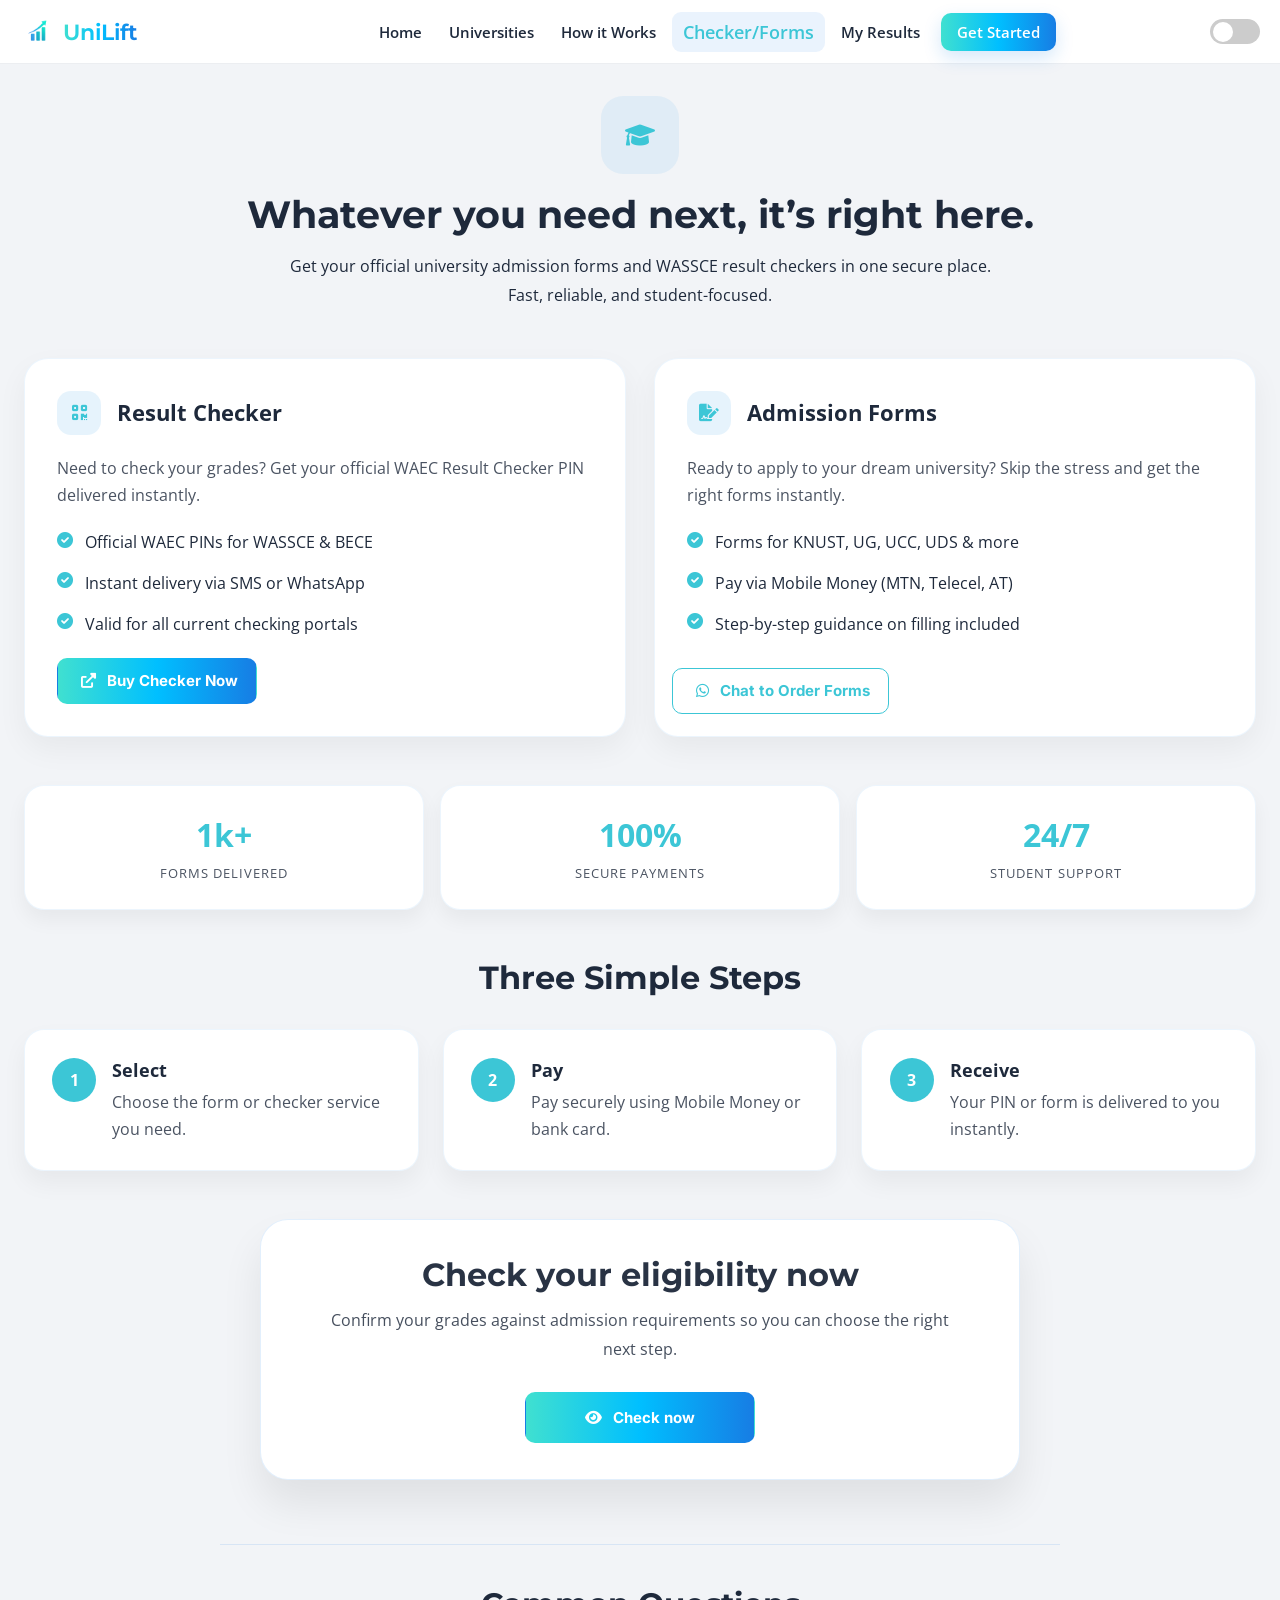
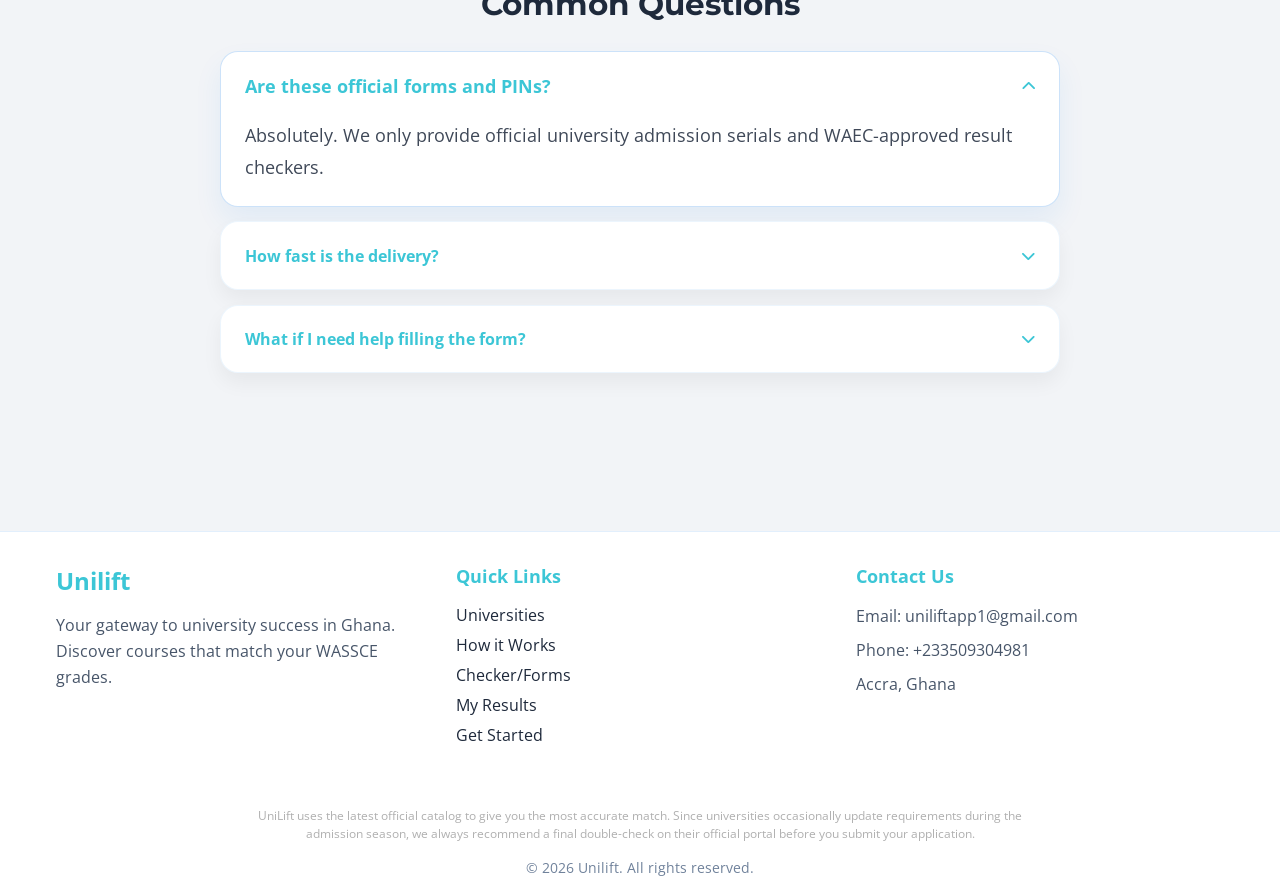
<file: checker&forms.html>
<!doctype html>
<html lang="en">
  <head>
 
    <meta charset="UTF-8" />
    <meta name="viewport" content="width=device-width, initial-scale=1.0" />
    <link rel="icon" type="image/png" href="favicon.png" />

    <title>Buy University Forms & WASSCE Result Checkers | UniLift</title>

    <meta name="title" content="Buy University Forms & WASSCE Result Checkers | UniLift" />
    <meta
      name="description"
      content="Get your university admission forms and WASSCE result checker PINs instantly in Ghana. Fast, reliable, and convenient service via UniLift."
    />
    <meta
      name="keywords"
      content="WASSCE result checker PIN, buy university forms online, KNUST admission forms, UG admission forms, WAEC result checker Ghana, university application forms Ghana, WASSCE PIN purchase, official WAEC checker, university admission serials, buy forms and checkers online"
    />
    <meta name="robots" content="index, follow" />

    <link rel="canonical" href="https://unilift.app/checker&forms" />

  
    <meta property="og:type" content="website" />
    <meta property="og:url" content="https://unilift.app/checker&forms" />
    <meta
      property="og:title"
      content="Buy University Forms & WASSCE Result Checkers | UniLift"
    />
    <meta
      property="og:description"
      content="Get your university admission forms and WASSCE result checker PINs — all in one place. Fast, reliable, and delivered instantly!"
    />
    <meta property="og:image" content="https://unilift.app/check-img.jpeg" />
    <meta property="og:site_name" content="UniLift" />


    <meta property="twitter:card" content="summary_large_image" />
    <meta property="twitter:url" content="https://unilift.app/checker&forms" />
    <meta
      property="twitter:title"
      content="Buy University Forms & WASSCE Result Checkers | UniLift"
    />
    <meta
      property="twitter:description"
      content="Get your university admission forms and WASSCE result checker PINs — fast and reliable."
    />
    <meta
      property="twitter:image"
      content="https://unilift.app/check-img.jpeg"
    />


    <script>
      (function () {
        const theme =
          localStorage.getItem("theme") ||
          (window.matchMedia("(prefers-color-scheme: dark)").matches
            ? "dark"
            : "light");

        if (theme === "dark") {
          document.documentElement.classList.add("dark-mode");
        }
      })();
    </script>
    <link rel="stylesheet" href="style/unilift.css" />
    <link
      rel="stylesheet"
      href="https://cdnjs.cloudflare.com/ajax/libs/font-awesome/6.0.0-beta3/css/all.min.css"
    />
    <link rel="stylesheet" href="style/checker-forms.css" />
  </head>

  <body>
    <header>
      <div class="logo">
        <img loading="lazy" src="images/u-logo.png" alt="logo" />
        <p>UniLift</p>
      </div>

      <ul class="uls">
        <a href="index.html" class="homePage"><li>Home</li></a>
        <a href="universities.html"><li>Universities</li></a>
        <a href="how-works.html"><li>How it Works</li></a>
        <a href="checker&forms.html"><li class="active">Checker/Forms</li></a>
        <a href="saved-results.html"><li>My Results</li></a>
        <div class="astray">
          <a class="last last-js getStarted-btn" href="#">Get Started</a>
        </div>
      </ul>

      <div class="nav-controls">
        <button
          id="theme-toggle"
          class="theme-toggle"
          aria-label="Toggle dark mode"
        >
          <div class="toggle-ball"></div>
        </button>

        <div class="burger">
          <div class="line line1"></div>
          <div class="line line2"></div>
          <div class="line line3"></div>
        </div>
      </div>
    </header>

    <main class="checker-forms-main">
      <section class="hero-section">
        <div class="hero-icon"><i class="fas fa-graduation-cap"></i></div>
        <h1>Whatever you need next, it’s right here.</h1>
        <p>
          Get your official university admission forms and WASSCE result
          checkers in one secure place. Fast, reliable, and student-focused.
        </p>
      </section>

      <section class="services-grid">


         <article class="service-card">
          <div class="card-head">
            <div class="icon-box"><i class="fas fa-qrcode"></i></div>
            <h2>Result Checker</h2>
          </div>
          <p class="service-copy">
            Need to check your grades? Get your official WAEC Result Checker PIN
            delivered instantly.
          </p>
          <ul class="service-list">
            <li>
              <i class="fas fa-check-circle"></i> Official WAEC PINs for WASSCE
              &amp; BECE
            </li>
            <li>
              <i class="fas fa-check-circle"></i> Instant delivery via SMS or
              WhatsApp
            </li>
            <li>
              <i class="fas fa-check-circle"></i> Valid for all current checking
              portals
            </li>
          </ul>
          <a
            href="https://wa.me/233504876102"
            target="_blank"
            class="btn btn-primary"
          >
            <i class="fas fa-external-link-alt"></i> Buy Checker Now
          </a>
        </article>

        <article class="service-card">
          <div class="card-head">
            <div class="icon-box"><i class="fas fa-file-signature"></i></div>
            <h2>Admission Forms</h2>
          </div>
          <p class="service-copy">
            Ready to apply to your dream university? Skip the stress and get the
            right forms instantly.
          </p>
          <ul class="service-list">
            <li>
              <i class="fas fa-check-circle"></i> Forms for KNUST, UG, UCC, UDS
              &amp; more
            </li>
            <li>
              <i class="fas fa-check-circle"></i> Pay via Mobile Money (MTN,
              Telecel, AT)
            </li>
            <li>
              <i class="fas fa-check-circle"></i> Step-by-step guidance on
              filling included
            </li>
          </ul>
          <a
            href="https://wa.me/message/6U3FF6KJV2FBF1?text=Hello%20Unilift,%20I'm%20ready%20to%20buy%20a%20university%20form."
            target="_blank"
            class="btn btn-secondary"
          >
            <i class="fab fa-whatsapp"></i> Chat to Order Forms
          </a>
        </article>

       
      </section>

      <section class="stats-bar">
        <div class="stat-card">
          <h3>1k+</h3>
          <p>Forms Delivered</p>
        </div>
        <div class="stat-card">
          <h3>100%</h3>
          <p>Secure Payments</p>
        </div>
        <div class="stat-card">
          <h3>24/7</h3>
          <p>Student Support</p>
        </div>
      </section>

      <section class="steps-section">
        <h2>Three Simple Steps</h2>
        <div class="steps-grid">
          <article class="step-card">
            <span class="step-number">1</span>
            <div>
              <h3>Select</h3>
              <p>Choose the form or checker service you need.</p>
            </div>
          </article>
          <article class="step-card">
            <span class="step-number">2</span>
            <div>
              <h3>Pay</h3>
              <p>Pay securely using Mobile Money or bank card.</p>
            </div>
          </article>
          <article class="step-card">
            <span class="step-number">3</span>
            <div>
              <h3>Receive</h3>
              <p>Your PIN or form is delivered to you instantly.</p>
            </div>
          </article>
        </div>
      </section>

      <section class="cta-section">
        <h2>Check your eligibility now</h2>
        <p class="cta-subtitle">
          Confirm your grades against admission requirements so you can choose
          the right next step.
        </p>
        <a href="#" class="getStarted-btn cta-primary"
          ><i class="fa fa-eye"></i>Check now</a
        >
      </section>

      <section class="faq-section">
        <h2>Common Questions</h2>

        <div class="faq-accordion">
          <article class="faq-item active">
            <button class="faq-question" type="button" aria-expanded="true">
              <span>Are these official forms and PINs?</span>
              <i class="fas fa-chevron-down"></i>
            </button>
            <div class="faq-answer">
              <p>
                Absolutely. We only provide official university admission
                serials and WAEC-approved result checkers.
              </p>
            </div>
          </article>

          <article class="faq-item">
            <button class="faq-question" type="button" aria-expanded="false">
              <span>How fast is the delivery?</span>
              <i class="fas fa-chevron-down"></i>
            </button>
            <div class="faq-answer">
              <p>
                For checkers, it is instant. For university forms, once payment
                is confirmed, delivery usually happens within 5-10 minutes.
              </p>
            </div>
          </article>

          <article class="faq-item">
            <button class="faq-question" type="button" aria-expanded="false">
              <span>What if I need help filling the form?</span>
              <i class="fas fa-chevron-down"></i>
            </button>
            <div class="faq-answer">
              <p>
                Our WhatsApp support is always open to guide you through any
                technical issues or questions during your application.
              </p>
            </div>
          </article>
        </div>
      </section>
    </main>

    <footer>
      <div class="footer-container">
        <div class="footer-section">
          <h3>Unilift</h3>
          <p>
            Your gateway to university success in Ghana. Discover courses that
            match your WASSCE grades.
          </p>
        </div>
        <div class="footer-section">
          <h4>Quick Links</h4>
          <ul>
            <li><a href="universities.html">Universities</a></li>
            <li><a href="how-works.html">How it Works</a></li>
            <li><a href="checker&forms.html">Checker/Forms</a></li>
            <li><a href="saved-results.html">My Results</a></li>
            <li><a href="#" class="last-js getStarted-btn">Get Started</a></li>
          </ul>
        </div>
        <div class="footer-section">
          <h4>Contact Us</h4>
          <p>Email: uniliftapp1@gmail.com</p>
          <p>Phone: +233509304981</p>
          <p>Accra, Ghana</p>
        </div>
      </div>

      <div
        class="footer-bottom"
        style="
          border-top: 1px solid rgba(255, 255, 255, 0.1);
          padding-top: 20px;
          width: 100%;
        "
      >
        <p
          style="
            width: 88%;
            max-width: 800px;
            margin: 0 auto 15px auto;
            font-size: 0.75rem;
            line-height: 1.5;
            color: #b0b0b0;
          "
        >
          UniLift uses the latest official catalog to give you the most accurate
          match. Since universities occasionally update requirements during the
          admission season, we always recommend a final double-check on their
          official portal before you submit your application.
        </p>
        <p>&copy; 2026 Unilift. All rights reserved.</p>
      </div>
    </footer>

    <script src="script/burger.js"></script>
    <script type="module" src="script/unilift.js"></script>

    <script>
      document.addEventListener("DOMContentLoaded", () => {
        document.querySelectorAll(".homePage").forEach((btn) => {
          btn.addEventListener("click", (e) => {
            e.preventDefault();
            sessionStorage.setItem("uniSearchPageState", "landing");
            window.location.href = "index.html";
          });
        });

        document.querySelectorAll(".getStarted-btn").forEach((btn) => {
          btn.addEventListener("click", (e) => {
            e.preventDefault();
            sessionStorage.setItem("uniSearchPageState", "grade");
            window.location.href = "index.html";
          });
        });

        const faqItems = document.querySelectorAll(".faq-item");

        faqItems.forEach((item) => {
          const button = item.querySelector(".faq-question");
          const answer = item.querySelector(".faq-answer");

          if (item.classList.contains("active")) {
            answer.style.maxHeight = answer.scrollHeight + "px";
          }

          button.addEventListener("click", () => {
            const isOpen = item.classList.contains("active");

            faqItems.forEach((faq) => {
              faq.classList.remove("active");
              faq
                .querySelector(".faq-question")
                .setAttribute("aria-expanded", "false");
              faq.querySelector(".faq-answer").style.maxHeight = null;
            });

            if (!isOpen) {
              item.classList.add("active");
              button.setAttribute("aria-expanded", "true");
              answer.style.maxHeight = answer.scrollHeight + "px";
            }
          });
        });
      });
    </script>

    <div
      id="back-to-top"
      class="back-to-top"
      aria-label="Back to top"
      title="Back to top"
    >
      <i class="fas fa-arrow-up"></i>
    </div>

    <script>
      (() => {
        const backToTopBtn = document.getElementById("back-to-top");

        if (!backToTopBtn) return;

        function updateBackToTop() {
          const maxScrollHeight = Math.max(
            document.documentElement.scrollHeight,
            document.body.scrollHeight,
            document.documentElement.offsetHeight,
            document.body.offsetHeight,
            document.documentElement.clientHeight,
            window.innerHeight,
          );
          const threshold = maxScrollHeight * 0.52;
          backToTopBtn.classList.toggle("visible", window.scrollY >= threshold);
        }

        function handleScroll() {
          updateBackToTop();
        }

        backToTopBtn.addEventListener("click", () => {
          window.scrollTo({ top: 0, behavior: "smooth" });
        });

        window.addEventListener("scroll", handleScroll, { passive: true });
        handleScroll();
      })();
    </script>
  </body>
</html>
</file>
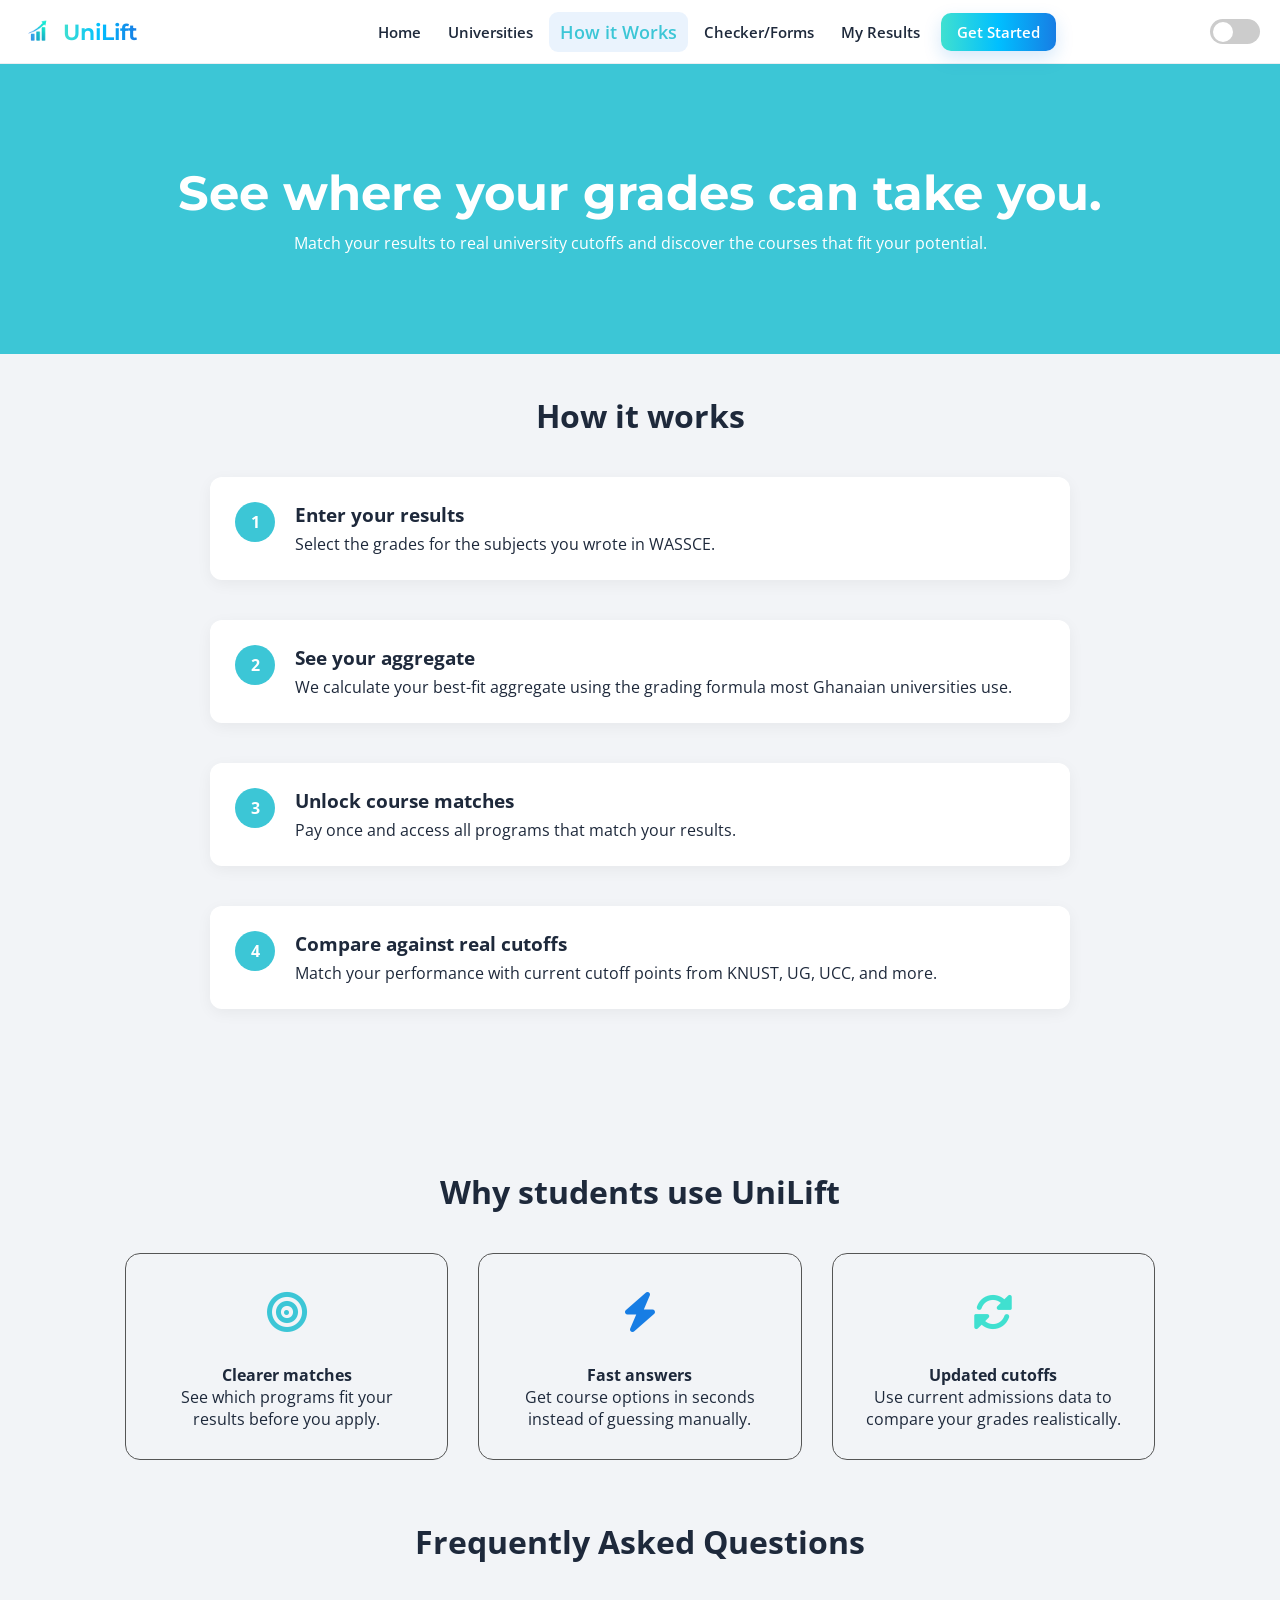
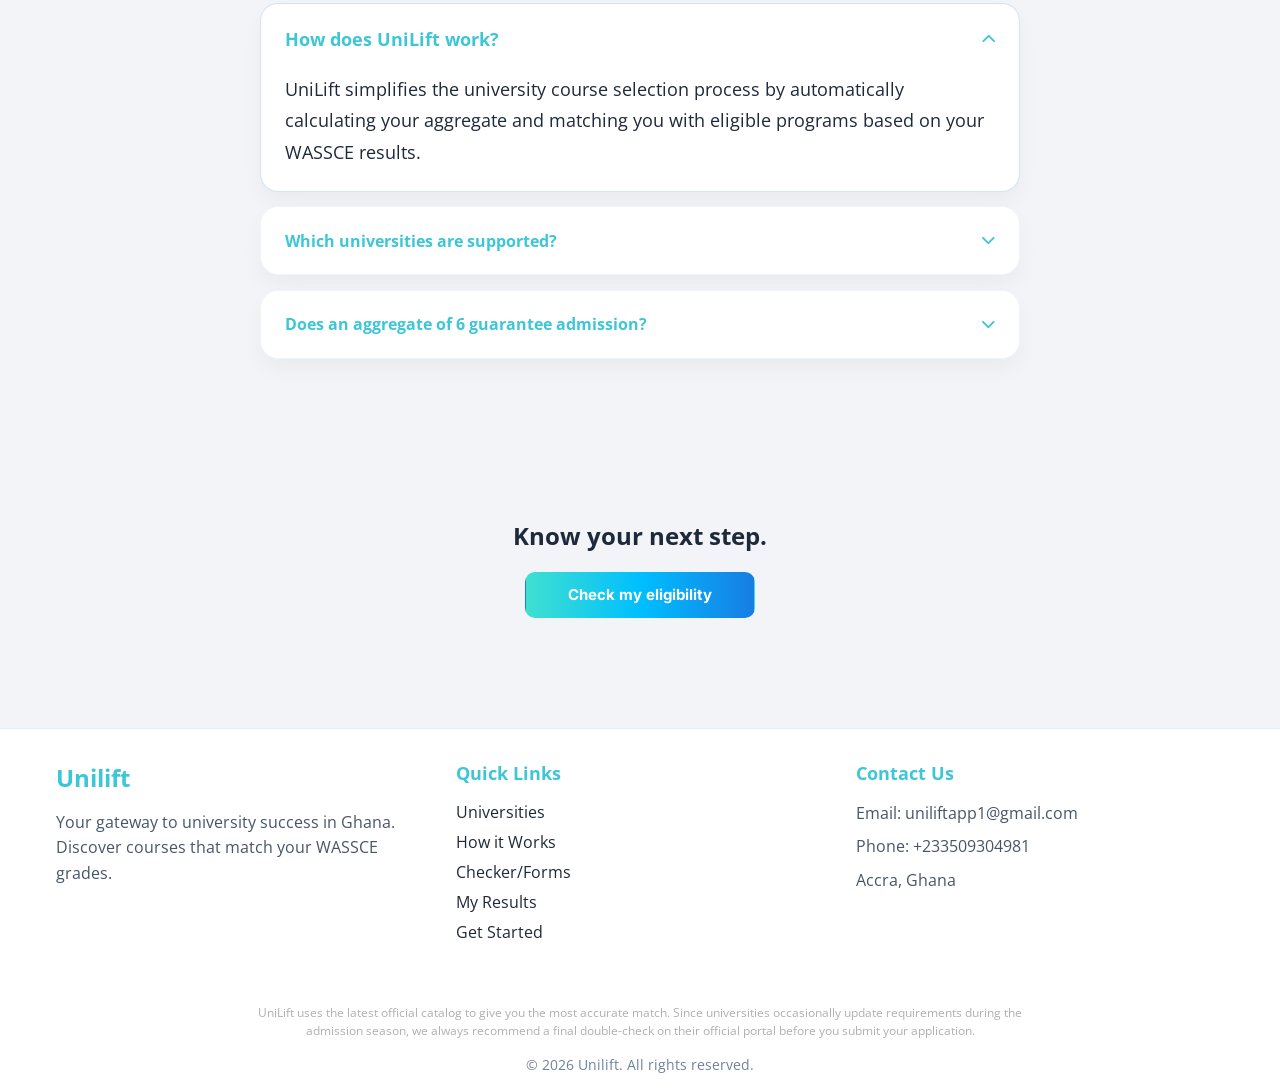
<file: how-works.html>
<!doctype html>
<html lang="en">
  <head>
    <meta charset="UTF-8" />
    <meta name="viewport" content="width=device-width, initial-scale=1.0" />
    <link rel="icon" href="favicon.png" />

    <title>Unilift | How it works</title>

    <script>
      (function () {
        const theme =
          localStorage.getItem("theme") ||
          (window.matchMedia("(prefers-color-scheme: dark)").matches
            ? "dark"
            : "light");

        if (theme === "dark") {
          document.documentElement.classList.add("dark-mode");
        }
      })();
    </script>
    <link
      rel="stylesheet"
      href="https://cdnjs.cloudflare.com/ajax/libs/font-awesome/6.0.0-beta3/css/all.min.css"
    />
    <link rel="stylesheet" href="style/unilift.css" />
    <link rel="stylesheet" href="style/how-works.css" />
  </head>
  <body>
    <header>
      <div class="logo">
        <img loading="lazy" src="images/u-logo.png" alt="logo" />
        <p>UniLift</p>
      </div>

      <ul class="uls">
        <a href="index.html" class="homePage"><li>Home</li></a>
        <a href="universities.html"><li>Universities</li></a>
        <a href="how-works.html"><li class="active">How it Works</li></a>
        <a href="checker&forms.html"><li>Checker/Forms</li></a>
        <a href="saved-results.html"><li>My Results</li></a>
        <div class="astray">
          <a class="last last-js getStarted-btn" href="#">Get Started</a>
        </div>
      </ul>

      <div class="nav-controls">
        <button
          id="theme-toggle"
          class="theme-toggle"
          aria-label="Toggle dark mode"
        >
          <div class="toggle-ball"></div>
        </button>

        <div class="burger">
          <div class="line line1"></div>
          <div class="line line2"></div>
          <div class="line line3"></div>
        </div>
      </div>
    </header>

    <main>
      <section class="how-it-works-hero">
        <h1>See where your grades can take you.</h1>
        <p>
          Match your results to real university cutoffs and discover the courses
          that fit your potential.
        </p>
      </section>

      <section class="steps-container">
        <h2 class="section-title">How it works</h2>

        <div class="step-card">
          <div class="step-number">1</div>
          <div class="step-content">
            <h3>Enter your results</h3>
            <p>Select the grades for the subjects you wrote in WASSCE.</p>
          </div>
        </div>

        <div class="step-card">
          <div class="step-number">2</div>
          <div class="step-content">
            <h3>See your aggregate</h3>
            <p>
              We calculate your best-fit aggregate using the grading formula
              most Ghanaian universities use.
            </p>
          </div>
        </div>

        <div class="step-card">
          <div class="step-number">3</div>
          <div class="step-content">
            <h3>Unlock course matches</h3>
            <p>Pay once and access all programs that match your results.</p>
          </div>
        </div>

        <div class="step-card">
          <div class="step-number">4</div>
          <div class="step-content">
            <h3>Compare against real cutoffs</h3>
            <p>
              Match your performance with current cutoff points from KNUST, UG,
              UCC, and more.
            </p>
          </div>
        </div>
      </section>

      <hr class="section-divider" />

      <section class="features-grid-container">
        <h2 class="section-title">Why students use UniLift</h2>
        <div class="features-grid">
          <div class="feature-item">
            <div class="feature-icon">
              <i class="fas fa-bullseye"></i>
            </div>
            <div class="fi">
              <h4>Clearer matches</h4>
              <p>See which programs fit your results before you apply.</p>
            </div>
          </div>

          <div class="feature-item">
            <div class="feature-icon">
              <i class="fas fa-bolt"></i>
            </div>
            <div class="fi">
              <h4>Fast answers</h4>
              <p>Get course options in seconds instead of guessing manually.</p>
            </div>
          </div>

          <div class="feature-item">
            <div class="feature-icon">
              <i class="fas fa-sync-alt"></i>
            </div>
            <div class="fi">
              <h4>Updated cutoffs</h4>
              <p>
                Use current admissions data to compare your grades
                realistically.
              </p>
            </div>
          </div>
        </div>
      </section>

      <section class="faq-section">
        <h2 class="section-title">Frequently Asked Questions</h2>

        <div class="faq-accordion">
          <div class="faq-item active">
            <button class="faq-question" type="button" aria-expanded="true">
              <span>How does UniLift work?</span>
              <i class="fas fa-chevron-down"></i>
            </button>
            <div class="faq-answer">
              <p>
                UniLift simplifies the university course selection process by
                automatically calculating your aggregate and matching you with
                eligible programs based on your WASSCE results.
              </p>
            </div>
          </div>

          <div class="faq-item">
            <button class="faq-question" type="button" aria-expanded="false">
              <span>Which universities are supported?</span>
              <i class="fas fa-chevron-down"></i>
            </button>
            <div class="faq-answer">
              <p>
                Currently, we support KNUST, University of Ghana (Legon), UCC,
                UPSA, UHAS, and UEW.
              </p>
            </div>
          </div>

          <div class="faq-item">
            <button class="faq-question" type="button" aria-expanded="false">
              <span>Does an aggregate of 6 guarantee admission?</span>
              <i class="fas fa-chevron-down"></i>
            </button>
            <div class="faq-answer">
              <p>
                While UniLift checks eligibility based on cutoff points, final
                admission depends on the university's competitive intake for
                that year.
              </p>
            </div>
          </div>
        </div>
      </section>

      <section class="how-cta">
        <h2>Know your next step.</h2>
        <a href="#" class="getStarted-btn cta-primary">Check my eligibility</a>
      </section>
    </main>

    <footer>
      <div class="footer-container">
        <div class="footer-section">
          <h3>Unilift</h3>
          <p>
            Your gateway to university success in Ghana. Discover courses that
            match your WASSCE grades.
          </p>
        </div>
        <div class="footer-section">
          <h4>Quick Links</h4>
          <ul>
            <li><a href="universities.html">Universities</a></li>
            <li><a href="how-works.html">How it Works</a></li>
            <li><a href="checker&forms.html">Checker/Forms</a></li>
            <li><a href="saved-results.html">My Results</a></li>
            <li><a href="#" class="last-js getStarted-btn">Get Started</a></li>
          </ul>
        </div>
        <div class="footer-section">
          <h4>Contact Us</h4>
          <p>Email: uniliftapp1@gmail.com</p>
          <p>Phone: +233509304981</p>
          <p>Accra, Ghana</p>
        </div>
      </div>

      <div
        class="footer-bottom"
        style="
          border-top: 1px solid rgba(255, 255, 255, 0.1);
          padding-top: 20px;
          width: 100%;
        "
      >
        <p
          style="
            width: 88%;
            max-width: 800px;
            margin: 0 auto 15px auto;
            font-size: 0.75rem;
            line-height: 1.5;
            color: #b0b0b0;
          "
        >
          UniLift uses the latest official catalog to give you the most accurate
          match. Since universities occasionally update requirements during the
          admission season, we always recommend a final double-check on their
          official portal before you submit your application.
        </p>
        <p>&copy; 2026 Unilift. All rights reserved.</p>
      </div>
    </footer>

    <script src="script/burger.js"></script>
    <script type="module" src="script/unilift.js"></script>

    <script>
      document.addEventListener("DOMContentLoaded", () => {
        document.querySelectorAll(".homePage").forEach((btn) => {
          btn.addEventListener("click", (e) => {
            e.preventDefault();
            sessionStorage.setItem("uniSearchPageState", "landing");
            window.location.href = "index.html";
          });
        });

        document.querySelectorAll(".getStarted-btn").forEach((btn) => {
          btn.addEventListener("click", (e) => {
            e.preventDefault();
            sessionStorage.setItem("uniSearchPageState", "grade");
            window.location.href = "index.html";
          });
        });

        const faqItems = document.querySelectorAll(".faq-item");

        const setFaqHeight = (item) => {
          const answer = item.querySelector(".faq-answer");
          const isOpen = item.classList.contains("active");

          answer.style.maxHeight = isOpen ? answer.scrollHeight + "px" : "0px";
        };

        faqItems.forEach((item) => {
          const button = item.querySelector(".faq-question");
          const answer = item.querySelector(".faq-answer");

          button.setAttribute(
            "aria-expanded",
            item.classList.contains("active") ? "true" : "false",
          );
          setFaqHeight(item);

          button.addEventListener("click", () => {
            const isOpen = item.classList.contains("active");

            faqItems.forEach((faq) => {
              faq.classList.remove("active");
              faq
                .querySelector(".faq-question")
                .setAttribute("aria-expanded", "false");
              setFaqHeight(faq);
            });

            if (!isOpen) {
              item.classList.add("active");
              button.setAttribute("aria-expanded", "true");
              setFaqHeight(item);
            }
          });

          window.addEventListener("resize", () => setFaqHeight(item));
        });
      });
    </script>

    <div
      id="back-to-top"
      class="back-to-top"
      aria-label="Back to top"
      title="Back to top"
    >
      <i class="fas fa-arrow-up"></i>
    </div>

    <div class="whatsapp-float">
      <a
        href="https://wa.me/+233509304981?text=Hi Unilift, I need more enquires."
        target="_blank"
        aria-label="Contact us on WhatsApp"
      >
        <img
          src="icons/icons8-whatsapp-48.png"
          alt="WhatsApp"
          width="24"
          height="24"
        />
      </a>
    </div>

    <script>
      (() => {
        const backToTopBtn = document.getElementById("back-to-top");
        const whatsappFloat = document.querySelector(".whatsapp-float");

        if (!backToTopBtn || !whatsappFloat) return;

        let whatsappHideTimer;

        function updateBackToTop() {
          const maxScrollHeight = Math.max(
            document.documentElement.scrollHeight,
            document.body.scrollHeight,
            document.documentElement.offsetHeight,
            document.body.offsetHeight,
            document.documentElement.clientHeight,
            window.innerHeight,
          );
          const threshold = maxScrollHeight * 0.52;
          backToTopBtn.classList.toggle("visible", window.scrollY >= threshold);
        }

        function showWhatsapp() {
          whatsappFloat.classList.add("visible");
          clearTimeout(whatsappHideTimer);
          whatsappHideTimer = setTimeout(() => {
            whatsappFloat.classList.remove("visible");
          }, 5000);
        }

        function handleScroll() {
          updateBackToTop();

          if (window.scrollY > 0) {
            showWhatsapp();
          } else {
            whatsappFloat.classList.remove("visible");
          }
        }

        backToTopBtn.addEventListener("click", () => {
          window.scrollTo({ top: 0, behavior: "smooth" });
        });

        window.addEventListener("scroll", handleScroll, { passive: true });
        handleScroll();
      })();
    </script>
  </body>
</html>
</file>
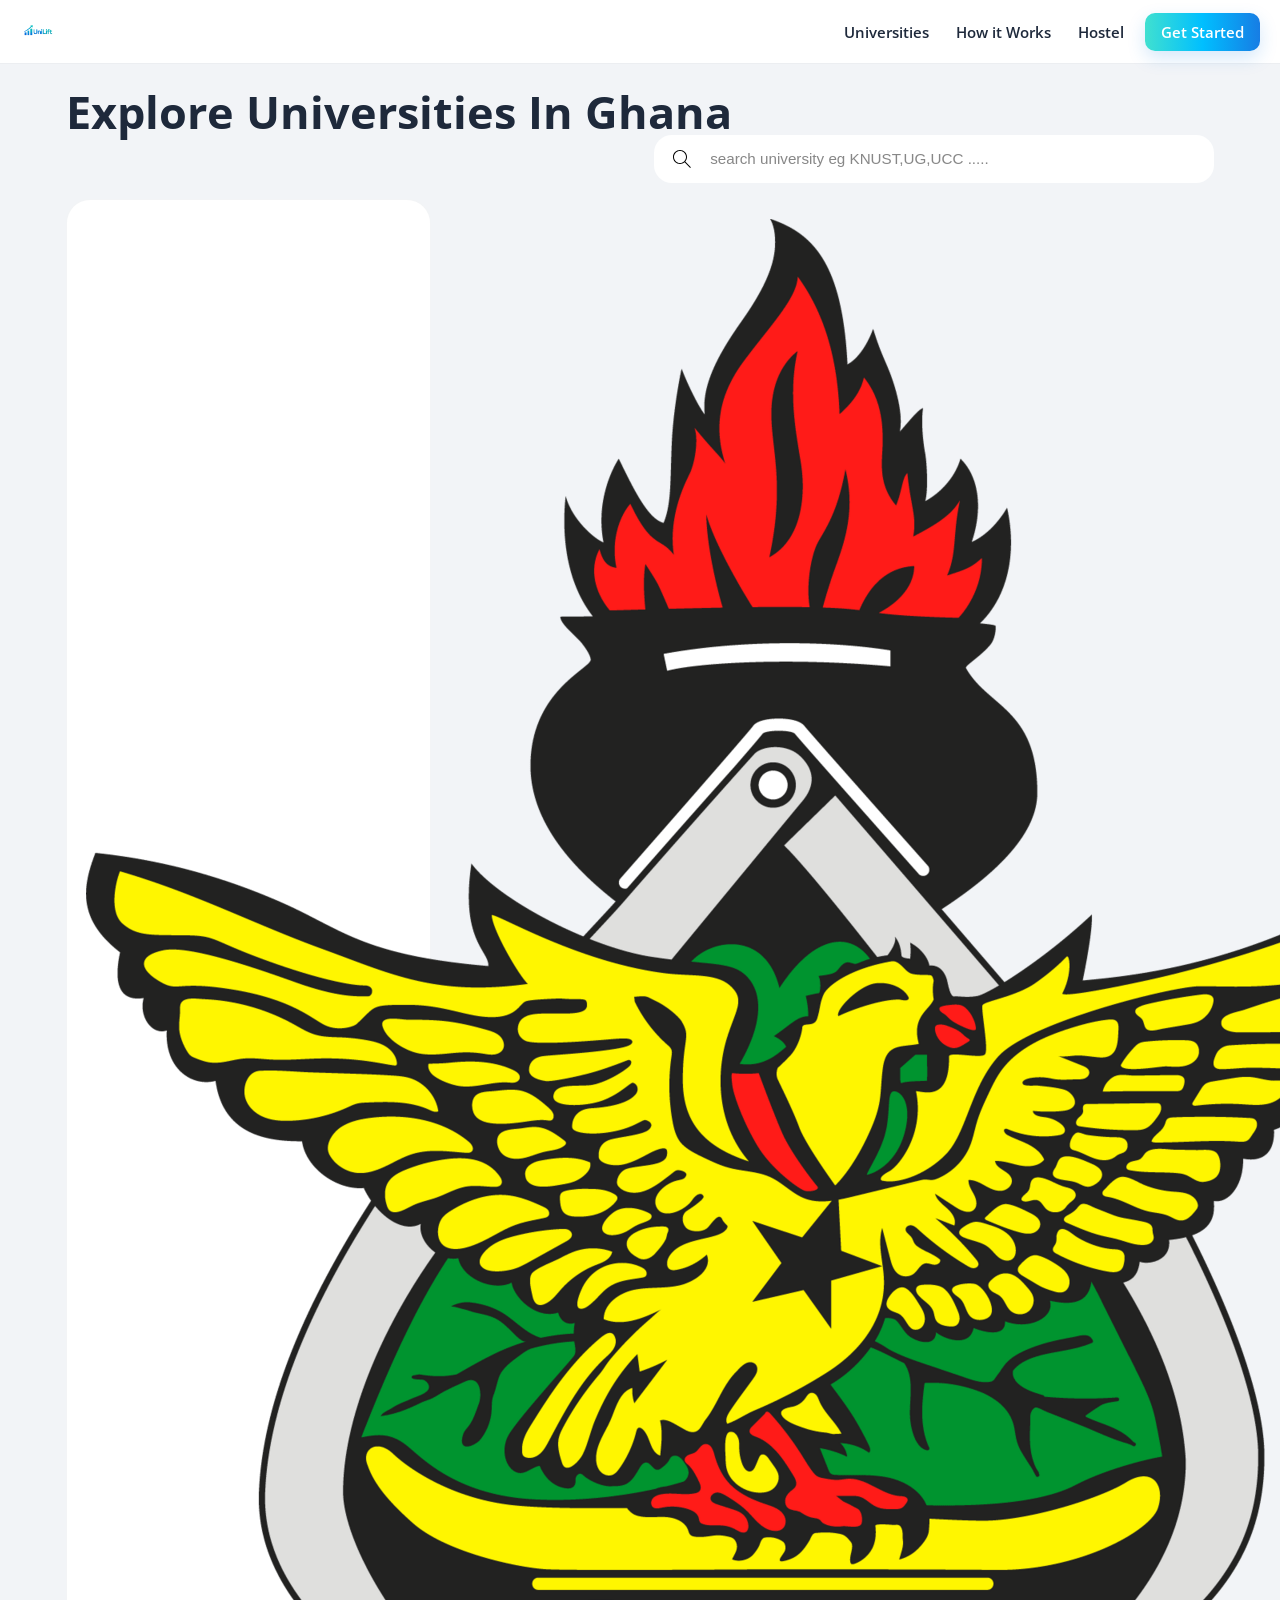
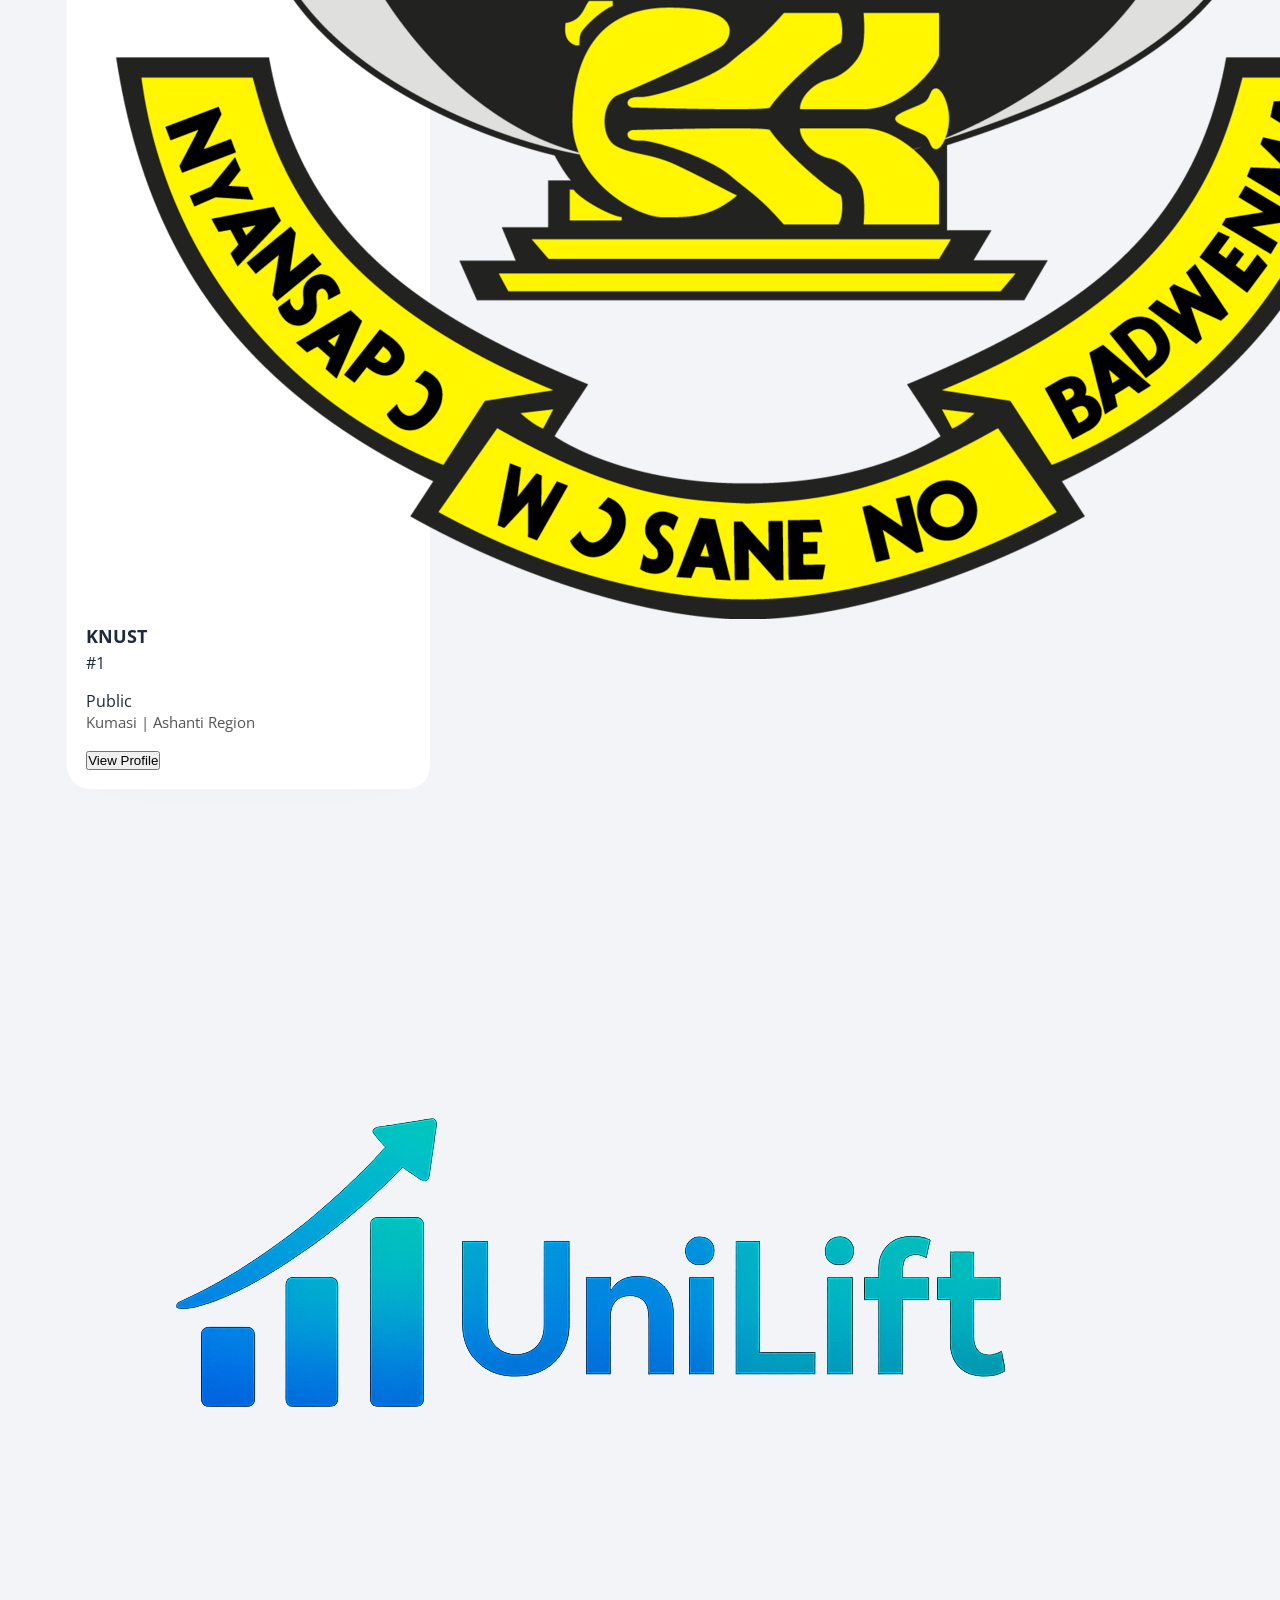
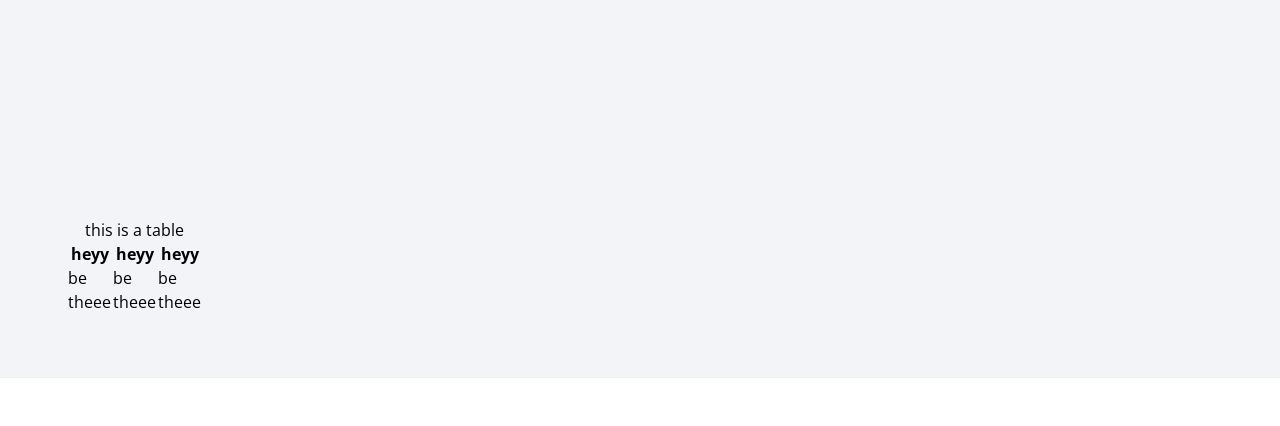
<file: navsContent.html>
<!doctype html>
<html lang="en">
  <head>
    <meta charset="UTF-8" />
    <meta name="viewport" content="width=device-width, initial-scale=1.0" />
    <link rel="icon" href="images/w-logo.jpeg" />
    <link rel="stylesheet" href="style/unilift.css" />
    <link rel="stylesheet" href="style/navsContent.css">
    <title>Unilift | Universities</title>
  </head>
  <body>
    <header>
      <div class="logo">
        <img loading="lazy" src="images/logo.jpeg" alt="" />
      </div>

      <ul class="uls">
        <a href="#"><li>Universities</li></a>
        <a href="#"><li>How it Works</li></a>
        <a href="#"><li>Hostel</li></a>
        <div class="astray">
          <a class="last last-js" href="#">Get Started</a>
        </div>
      </ul>

      <div class="burger">
        <div class="line line1"></div>
        <div class="line line2"></div>
        <div class="line line3"></div>
      </div>
    </header>

    <main>
      <div class="universities">

          <p class="uni-p">Explore Universities In Ghana</p>

          <div class="searchCont">
              <div class="search">
                <img src="icons/search.svg" alt="search_icon">
                <input type="text" placeholder=" search university eg KNUST,UG,UCC .....">
              </div>
          </div>

          

          <div class="gridCont">
            <div class="card">
                <div class="topsec">
                  <img class="card-img" src="images/kwame-nkrumah-university-of-science-technology-seeklogo.png" alt="knust logo">
                  <p class="card-sch">KNUST</p>
                  <div class="rank">#1</div>
                </div>
                <div class="middlesec">
                  <div class="card-sch-type">Public</div>
                  <div class="location">Kumasi | Ashanti Region</div>
                </div>
                <div class="downsec">
                  <button>View Profile</button>
                </div>
            </div>
           
          </div>

          <img src="images/logo.jpeg" alt="logo" usemap="#work">

          <map name="work">
            <area shape="rect" coords="10,10,10,10" href="unilift.html" alt="cpp">
          </map>

          <table>

            <caption>this is a table</caption>

            <thead>
              <tr>
                <th>heyy</th>
                <th>heyy</th>
                <th>heyy</th>
              </tr>
            </thead>

            <tbody>
              <tr>
                <td>be</td>
                <td>be</td>
                <td>be</td>
              </tr>
            </tbody>

            <tfoot>
              <tr>
                <td>theee</td>
                <td>theee</td>
                <td>theee</td>
              </tr>
            </tfoot>
          </table>


      </div>

      <div class="hostels">

      </div>

      <div class="howitwork">

      </div>
    </main>
      

    <footer></footer>
    <script type="module" src="script/burger.js"></script>
  </body>
</html>
</file>
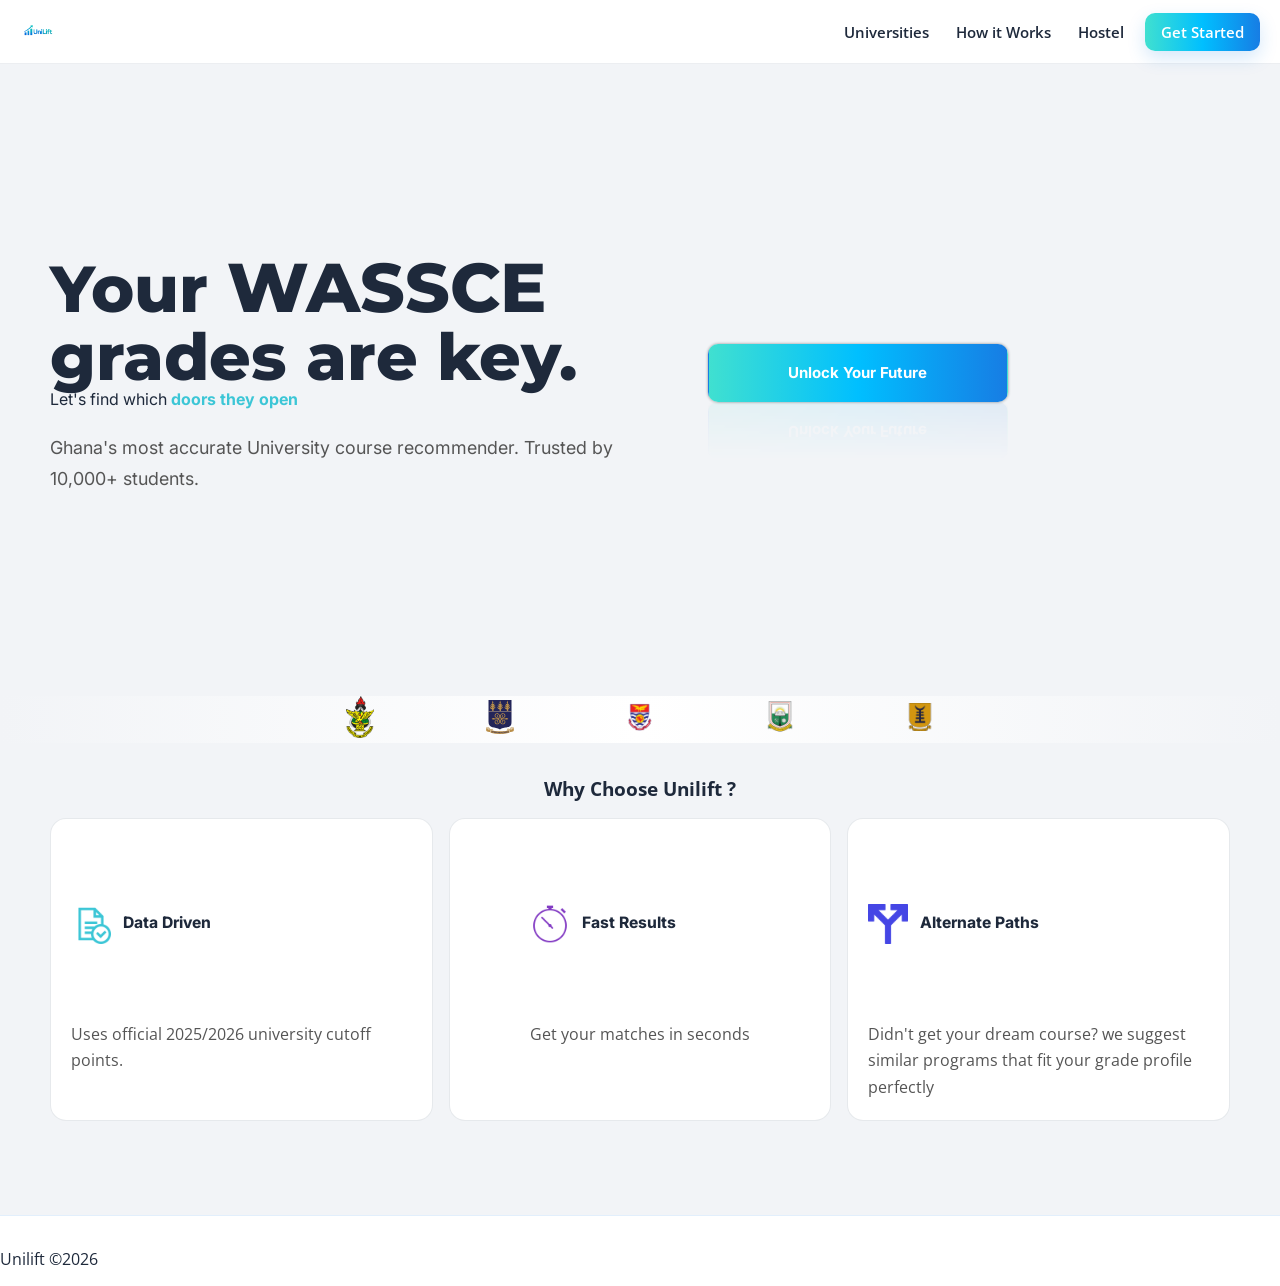
<file: unilift.html>
<!doctype html>
<html lang="en">
  <head>
    <meta charset="UTF-8" />
    <meta name="viewport" content="width=device-width, initial-scale=1.0" />
    <link rel="icon" href="images/w-logo.jpeg" />
    <link rel="stylesheet" href="style/unilift.css" />
    <title>Unilift</title>
  </head>
  <body>
    <header>
      <div class="logo">
        <img loading="lazy" src="images/logo.jpeg" alt="" />
      </div>

      <ul class="uls">
        <a href="#"><li>Universities</li></a>
        <a href="#"><li>How it Works</li></a>
        <a href="#"><li>Hostel</li></a>
        <div class="astray">
          <a class="last last-js" href="#">Get Started</a>
        </div>
      </ul>

      <div class="burger">
        <div class="line line1"></div>
        <div class="line line2"></div>
        <div class="line line3"></div>
      </div>
    </header>

    <main>
      <!--===========
      LANDING Page
      ==============
  -->

      <div class="landingPage">
        <!--hero sec-->
        <div class="mainHero">
          <div class="heroText">
            <div class="mainn">
              <p class="first">
                Your
                <abbr title="West Africa Senior Secondary Council Examination"
                  >WASSCE</abbr
                >
                grades are key.
              </p>
              <p class="second">
                Let's find which <span class="heroSpan">doors they open</span>
              </p>
            </div>

            <p class="third">
              Ghana's most accurate University course recommender. Trusted by
              10,000+ students.
            </p>
          </div>

          <button class="heroButton getStarted-btn">Unlock Your Future</button>
        </div>

        <!--Unicards-->
        <div class="uni">
          <div class="uni-icons">
            <span
              ><img
                loading="lazy"
                src="images/kwame-nkrumah-university-of-science-technology-seeklogo.png"
                alt="knust logo"
            /></span>
            <span
              ><img
                loading="lazy"
                src="images/university-of-ghana-seeklogo.svg"
                alt="ug logo"
            /></span>
            <span
              ><img loading="lazy" src="images/ucc.png" alt="ucc logo"
            /></span>
            <span
              ><img loading="lazy" src="images/umat.png" alt="umat logo"
            /></span>
            <span
              ><img loading="lazy" src="images/upsa.png" alt="upsa logo"
            /></span>
          </div>
        </div>
        <!--why-->
        <div class="whyTitle">Why Choose Unilift ?</div>

        <div class="whyCont">
          <div class="whyCard">
            <div class="iconCont">
              <img
                loading="lazy"
                width="60px"
                src="icons/icons8-check-document-100.png"
                alt=""
              />
              <p>Data Driven</p>
            </div>

            <p>Uses official 2025/2026 university cutoff points.</p>
          </div>

          <div class="whyCard">
            <div class="iconCont">
              <img
                loading="lazy"
                width="60px"
                src="icons/icons8-stopwatch-100.png"
                alt=""
              />
              <p>Fast Results</p>
            </div>

            <p>Get your matches in seconds</p>
          </div>

          <div class="whyCard">
            <div class="iconCont">
              <img
                loading="lazy"
                width="60px"
                src="icons/icons8-alternate-100.png"
                alt=""
              />
              <p>Alternate Paths</p>
            </div>

            <p>
              Didn't get your dream course? we suggest similar programs that fit
              your grade profile perfectly
            </p>
          </div>
        </div>
      </div>

      <!--===========
  Take grade
  ==================
  -->

      <div class="gradePage">

        <div class="getsch">
          <div class="getsch-title">Choose University</div>
          <div class="getsch-icon"><img src="icons/icons8-right-arrow-64.png" alt="icons8-right-arrow-64"></div>
          <div class="getsch-select">
             <select class="getsch-select-value">
                <option selected value="Select University">Select University</option>
                <option value="KNUST">KWAME NKRUMAH UNIVERSITY OF SCIENCE AND TECHNOLOGY</option>
                <option value="UG">UNIVERSITY OF GHANA</option>
                <option value="UG">UNIVERSITY OF CAPECOAST</option>
                <option value="UG">UNIVERSITY OF MINES AND TECHNOLOGY</option>
          </select>
          </div>
        </div>

        <div class="gradePagehero">
          <p class="grade-p-1">Enter Your WASSCE Grades</p>
          <p class="grade-p-2">select your subjects and grades below</p>
        </div>
        <div class="gradeWrapper">
          <!--grade container-->
          <div class="gradeCon">
            <!--core-cont-->
            <div class="coreSub">
              <p class="type-topic">Core Subjects:</p>
              <!--core 1-->
              <div class="Csubjects-1 core-instance">
                <p class="subjectName1 coresub-js">English Language</p>
                →
                <select class="coregrade-js">
                  <option selected value="Select Grade">Select Grade</option>
                  <option value="1">A1</option>
                  <option value="2">B2</option>
                  <option value="3">B3</option>
                  <option value="4">C4</option>
                  <option value="5">C5</option>
                  <option value="6">C6</option>
                  <option value="7">D7</option>
                  <option value="8">E8</option>
                  <option value="9">F9</option>
                </select>
              </div>

              <!--core 2-->
              <div class="Csubjects-2 core-instance">
                <p class="subjectName1 coresub-js">Core Mathematics</p>
                →
                <select class="coregrade-js">
                  <option selected value="Select Grade">Select Grade</option>
                  <option value="1">A1</option>
                  <option value="2">B2</option>
                  <option value="3">B3</option>
                  <option value="4">C4</option>
                  <option value="5">C5</option>
                  <option value="6">C6</option>
                  <option value="7">D7</option>
                  <option value="8">E8</option>
                  <option value="9">F9</option>
                </select>
              </div>

              <!--core 3-->
              <div class="Csubjects-3 core-instance">
                <p class="subjectName1 coresub-js">Integrated Science</p>
                →
                <select class="coregrade-js">
                  <option selected value="Select Grade">Select Grade</option>
                  <option value="1">A1</option>
                  <option value="2">B2</option>
                  <option value="3">B3</option>
                  <option value="4">C4</option>
                  <option value="5">C5</option>
                  <option value="6">C6</option>
                  <option value="7">D7</option>
                  <option value="8">E8</option>
                  <option value="9">F9</option>
                </select>
              </div>

              <!--core 4-->
              <div class="Csubjects-4 core-instance">
                <p class="subjectName1 coresub-js">Social studies</p>
                →
                <select class="coregrade-js">
                  <option selected value="Select Grade">Select Grade</option>
                  <option value="1">A1</option>
                  <option value="2">B2</option>
                  <option value="3">B3</option>
                  <option value="4">C4</option>
                  <option value="5">C5</option>
                  <option value="6">C6</option>
                  <option value="7">D7</option>
                  <option value="8">E8</option>
                  <option value="9">F9</option>
                </select>
              </div>
            </div>
            <!--close of core cont-->

            <!--elective cont-->
            <div class="elective-sub">
              <p class="type-topic">Elective Subjects:</p>
              <!--elective 1-->
              <div class="Esubjects-1 elective-instance">
                <select class="subjectName electivesub-js">
                  <option selected value="Select Course">Select Course</option>
                  <option value="Arabic">Arabic</option>
                  <option value="Animal Husbandary">Animal husbandary</option>
                  <option value="Basketry">Basketry</option>
                  <option value="Biology">Biology</option>
                  <option value="Business Management">
                    Business Management
                  </option>
                  <option value="Ceramics">Ceramics</option>
                  <option value="Chemistry">Chemistry</option>
                  <option value="Christian Religious Studies">
                    Christian Religious Studies
                  </option>
                  <option value="Clothing and Textiles">
                    Clothing and Textiles
                  </option>
                  <option value="Cost Accounting">Cost Accounting</option>
                  <option value="Crop Husbandary">Crop Husbandary</option>
                  <option value="Economics">Economics</option>
                  <option value="Elective Mathematics">
                    Elective Mathematics
                  </option>
                  <option value="Elective ICT">Elective ICT</option>
                  <option value="Financial Accounting">
                    Financial Accounting
                  </option>
                  <option value="Food Nutrition">Food Nutrition</option>
                  <option value="French">French</option>
                  <option value="Ghanaian Language">Ghanaian Language</option>
                  <option value="General Agriculture">
                    General Agriculture
                  </option>
                  <option value="General Knowledge in Art">
                    General Knowledge in Art
                  </option>
                  <option value="Geography">Geography</option>
                  <option value="Government">Government</option>
                  <option value="Graphic Design">Graphic Design</option>
                  <option value="History">History</option>
                  <option value="Horticulture">Horticulture</option>
                  <option value="Islamic Religious Studies">
                    Islamic Religious Studies
                  </option>
                  <option value="Jewellery">Jewellery</option>
                  <option value="Leatherwork">Leatherwork</option>
                  <option value="Literature in English">
                    Literature in English
                  </option>
                  <option value="Management in Living">
                    Management in Living
                  </option>
                  <option value="Picture Making">Picture Making</option>
                  <option value="Physics">Physics</option>
                  <option value="Sculpture">Sculpture</option>
                  <option value="Textiles">Textiles</option>
                </select>
                →
                <select class="electivegrade-js">
                  <option selected value="Select Grade">Select Grade</option>
                  <option value="1">A1</option>
                  <option value="2">B2</option>
                  <option value="3">B3</option>
                  <option value="4">C4</option>
                  <option value="5">C5</option>
                  <option value="6">C6</option>
                  <option value="7">D7</option>
                  <option value="8">E8</option>
                  <option value="9">F9</option>
                </select>
              </div>
              <!--elective 2-->
              <div class="Esubjects-2 elective-instance">
                <select class="subjectName electivesub-js">
                  <option selected value="Select Course">Select Course</option>
                  <option value="Arabic">Arabic</option>
                  <option value="Animal Husbandary">Animal husbandary</option>
                  <option value="Basketry">Basketry</option>
                  <option value="Biology">Biology</option>
                  <option value="Business Management">
                    Business Management
                  </option>
                  <option value="Ceramics">Ceramics</option>
                  <option value="Chemistry">Chemistry</option>
                  <option value="Christian Religious Studies">
                    Christian Religious Studies
                  </option>
                  <option value="Clothing and Textiles">
                    Clothing and Textiles
                  </option>
                  <option value="Cost Accounting">Cost Accounting</option>
                  <option value="Crop Husbandary">Crop Husbandary</option>
                  <option value="Economics">Economics</option>
                  <option value="Elective Mathematics">
                    Elective Mathematics
                  </option>
                  <option value="Elective ICT">Elective ICT</option>
                  <option value="Financial Accounting">
                    Financial Accounting
                  </option>
                  <option value="Food Nutrition">Food Nutrition</option>
                  <option value="French">French</option>
                  <option value="Ghanaian Language">Ghanaian Language</option>
                  <option value="General Agriculture">
                    General Agriculture
                  </option>
                  <option value="General Knowledge in Art">
                    General Knowledge in Art
                  </option>
                  <option value="Geography">Geography</option>
                  <option value="Government">Government</option>
                  <option value="Graphic Design">Graphic Design</option>
                  <option value="History">History</option>
                  <option value="Horticulture">Horticulture</option>
                  <option value="Islamic Religious Studies">
                    Islamic Religious Studies
                  </option>
                  <option value="Jewellery">Jewellery</option>
                  <option value="Leatherwork">Leatherwork</option>
                  <option value="Literature in English">
                    Literature in English
                  </option>
                  <option value="Management in Living">
                    Management in Living
                  </option>
                  <option value="Picture Making">Picture Making</option>
                  <option value="Physics">Physics</option>
                  <option value="Sculpture">Sculpture</option>
                  <option value="Textiles">Textiles</option>
                </select>
                →
                <select class="electivegrade-js">
                  <option selected value="Select Grade">Select Grade</option>
                  <option value="1">A1</option>
                  <option value="2">B2</option>
                  <option value="3">B3</option>
                  <option value="4">C4</option>
                  <option value="5">C5</option>
                  <option value="6">C6</option>
                  <option value="7">D7</option>
                  <option value="8">E8</option>
                  <option value="9">F9</option>
                </select>
              </div>
              <!--elective 3-->
              <div class="Esubjects-3 elective-instance">
                <select class="subjectName electivesub-js">
                  <option selected value="Select Course">Select Course</option>
                  <option value="Arabic">Arabic</option>
                  <option value="Animal Husbandary">Animal husbandary</option>
                  <option value="Basketry">Basketry</option>
                  <option value="Biology">Biology</option>
                  <option value="Business Management">
                    Business Management
                  </option>
                  <option value="Ceramics">Ceramics</option>
                  <option value="Chemistry">Chemistry</option>
                  <option value="Christian Religious Studies">
                    Christian Religious Studies
                  </option>
                  <option value="Clothing and Textiles">
                    Clothing and Textiles
                  </option>
                  <option value="Cost Accounting">Cost Accounting</option>
                  <option value="Crop Husbandary">Crop Husbandary</option>
                  <option value="Economics">Economics</option>
                  <option value="Elective Mathematics">
                    Elective Mathematics
                  </option>
                  <option value="Elective ICT">Elective ICT</option>
                  <option value="Financial Accounting">
                    Financial Accounting
                  </option>
                  <option value="Food Nutrition">Food Nutrition</option>
                  <option value="French">French</option>
                  <option value="Ghanaian Language">Ghanaian Language</option>
                  <option value="General Agriculture">
                    General Agriculture
                  </option>
                  <option value="General Knowledge in Art">
                    General Knowledge in Art
                  </option>
                  <option value="Geography">Geography</option>
                  <option value="Government">Government</option>
                  <option value="Graphic Design">Graphic Design</option>
                  <option value="History">History</option>
                  <option value="Horticulture">Horticulture</option>
                  <option value="Islamic Religious Studies">
                    Islamic Religious Studies
                  </option>
                  <option value="Jewellery">Jewellery</option>
                  <option value="Leatherwork">Leatherwork</option>
                  <option value="Literature in English">
                    Literature in English
                  </option>
                  <option value="Management in Living">
                    Management in Living
                  </option>
                  <option value="Picture Making">Picture Making</option>
                  <option value="Physics">Physics</option>
                  <option value="Sculpture">Sculpture</option>
                  <option value="Textiles">Textiles</option>
                </select>
                →
                <select class="electivegrade-js">
                  <option selected value="Select Grade">Select Grade</option>
                  <option value="1">A1</option>
                  <option value="2">B2</option>
                  <option value="3">B3</option>
                  <option value="4">C4</option>
                  <option value="5">C5</option>
                  <option value="6">C6</option>
                  <option value="7">D7</option>
                  <option value="8">E8</option>
                  <option value="9">F9</option>
                </select>
              </div>
              <!--elective 4-->
              <div class="Esubjects-4 elective-instance">
                <select class="subjectName electivesub-js">
                  <option selected value="Select Course">Select Course</option>
                  <option value="Arabic">Arabic</option>
                  <option value="Animal Husbandary">Animal husbandary</option>
                  <option value="Basketry">Basketry</option>
                  <option value="Biology">Biology</option>
                  <option value="Business Management">
                    Business Management
                  </option>
                  <option value="Ceramics">Ceramics</option>
                  <option value="Chemistry">Chemistry</option>
                  <option value="Christian Religious Studies">
                    Christian Religious Studies
                  </option>
                  <option value="Clothing and Textiles">
                    Clothing and Textiles
                  </option>
                  <option value="Cost Accounting">Cost Accounting</option>
                  <option value="Crop Husbandary">Crop Husbandary</option>
                  <option value="Economics">Economics</option>
                  <option value="Elective Mathematics">
                    Elective Mathematics
                  </option>
                  <option value="Elective ICT">Elective ICT</option>
                  <option value="Financial Accounting">
                    Financial Accounting
                  </option>
                  <option value="Food Nutrition">Food Nutrition</option>
                  <option value="French">French</option>
                  <option value="Ghanaian Language">Ghanaian Language</option>
                  <option value="General Agriculture">
                    General Agriculture
                  </option>
                  <option value="General Knowledge in Art">
                    General Knowledge in Art
                  </option>
                  <option value="Geography">Geography</option>
                  <option value="Government">Government</option>
                  <option value="Graphic Design">Graphic Design</option>
                  <option value="History">History</option>
                  <option value="Horticulture">Horticulture</option>
                  <option value="Islamic Religious Studies">
                    Islamic Religious Studies
                  </option>
                  <option value="Jewellery">Jewellery</option>
                  <option value="Leatherwork">Leatherwork</option>
                  <option value="Literature in English">
                    Literature in English
                  </option>
                  <option value="Management in Living">
                    Management in Living
                  </option>
                  <option value="Picture Making">Picture Making</option>
                  <option value="Physics">Physics</option>
                  <option value="Sculpture">Sculpture</option>
                  <option value="Textiles">Textiles</option>
                </select>
                →
                <select class="electivegrade-js">
                  <option selected value="Select Grade">Select Grade</option>
                  <option value="1">A1</option>
                  <option value="2">B2</option>
                  <option value="3">B3</option>
                  <option value="4">C4</option>
                  <option value="5">C5</option>
                  <option value="6">C6</option>
                  <option value="7">D7</option>
                  <option value="8">E8</option>
                  <option value="9">F9</option>
                </select>
              </div>
            </div>
          </div>
          <!--close of grade cont-->
        </div>

        <div class="prompt"></div>

        <div class="find">
          <button class="heroButton gradeButton1">Find My Match</button>
          <button class="heroButton gradeButton2 backTolanding">
            Back to Home
          </button>
        </div>
      </div>
    </main>

    <footer>Unilift &copy;2026</footer>

  
    <script type="module" src="script/page.js"></script>
    <script type="module" src="script/unilift.js"></script>
    <script src="script/burger.js"></script>
    <script src="script/take-values.js"></script>
  </body>
</html>
</file>
<file: style/unilift.css>
@import url("https://fonts.googleapis.com/css2?family=Inter:ital,opsz,wght@0,14..32,100..900;1,14..32,100..900&family=JetBrains+Mono:ital,wght@0,100..800;1,100..800&family=Montserrat:ital,wght@0,100..900;1,100..900&family=Poppins:ital,wght@0,100;0,200;0,300;0,400;0,500;0,600;0,700;0,800;0,900;1,100;1,200;1,300;1,400;1,500;1,600;1,700;1,800;1,900&display=swap");

@import url("https://fonts.googleapis.com/css2?family=Open+Sans:ital,wght@0,300..800;1,300..800&display=swap");

* {
  margin: 0;
  padding: 0;
  box-sizing: border-box;
}

:root {
  --text-color: #1e293b;
  --main-bg: #f2f4f7;
  --header-cl: #fff;
  --Hspan: #3cc6d6;
  --card-surface: #fff;
  --shadow-cl: #0000000d;
  --background-btn: linear-gradient(to left, #177de4, #00bfff, #40e0d0);
  --muted-text: #555;
  --montserrat: "Montserrat", sans-serif;
  --poppins: "Poppins", sans-serif;
  --inter: "Inter", sans-serif;
  --jetbrains-mono: "JetBrains Mono", monospace;
  --footer-p: #475569;
  --gray: gray;
  --white: #fff;
  --navy: #001f3f;
  --input-bg: #f5fbff;
  --input-border: rgba(23, 125, 228, 0.25);
  ---mm: rgba(255, 255, 255, 0.21);
  ---bg-h: #001f3f;
}

html.dark-mode {
  --text-color: #e2e8f0;
  --main-bg: #1a202c;
  --header-cl: #2d3748;
  --Hspan: #63b3ed;
  --card-surface: #2d3748;
  --shadow-cl: #00000040;
  --muted-text: #cbd5e0;
  --footer-p: #a6b7ca;
  --gray: #a7c4c9;
  --white: #000;
  --input-bg: #22303d;
  --input-border: rgba(99, 179, 237, 0.25);
  ---mm: rgba(255, 255, 255, 0.82);
  ---bg-h: #f1f5f9;
}

/*hearder side*/
header {
  display: flex;
  justify-content: space-between;
  padding: 0 5px 0 0;
  background-color: var(--header-cl);
  align-items: center;
  position: relative;
  height: 8vh;
  position: sticky;
  top: 0;
  right: 0;
  left: 0;
  z-index: 1000;
}

.logo {
  order: 1;
}

.uls {
  order: 2;
}

.nav-controls {
  order: 3;
  display: flex;
  align-items: center;
  gap: 10px;
}

body {
  background-color: var(--main-bg);
  display: flex;
  flex-direction: column;
  min-height: 100vh;
  font-family: "Open Sans", sans-serif;
}
html {
  background-color: var(--main-bg);
  scroll-behavior: smooth;
}

@keyframes fadeUp {
  from {
    opacity: 0;
    transform: translateY(18px);
  }
  to {
    opacity: 1;
    transform: translateY(0);
  }
}

@keyframes softFloat {
  0%,
  100% {
    transform: translateY(0);
  }
  50% {
    transform: translateY(-3px);
  }
}

.logo {
  display: flex;
  align-items: center;
}

.logo img {
  width: 35px;
}
.logo p {
  background: linear-gradient(to left, #177de4, #00bfff, #40e0d0);
  background-clip: text;
  -webkit-background-clip: text;
  -webkit-text-fill-color: transparent;
  font-size: 1.45rem;
  font-family: Montserrat;
  font-weight: 650;
}
.uls {
  list-style: none;
  display: flex;
  width: 55%;
  justify-content: space-between;
  align-items: center;
}

.uls a {
  text-decoration: none;
  color: var(--text-color);
}

.last {
  color: var(--text-color);
  border-radius: 2rem;
  font-size: 1.12rem;
  padding: 0.2rem 0.3rem;
  display: grid;
  place-content: center;
  cursor: pointer;
  font-weight: bold;
  border: none;
}

.burger {
  display: none;
  cursor: pointer;
}

.burger div {
  width: 21.5px;
  height: 3.3px;
  background-color: var(--Hspan);
  margin: 4px;
  transition: transform 0.12s ease;
}

.burger .line2 {
  width: 16px;
  justify-self: flex-end;
}

.animate .line1 {
  transform: rotate(45deg) translate(5px, 5.5px);
}
.animate .line2 {
  opacity: 0;
}

.animate .line3 {
  transform: rotate(-45deg) translate(4px, -5px);
}

.theme-toggle {
  width: 50px;
  height: 25px;
  background: #ccc;
  border: none;
  border-radius: 25px;
  position: relative;
  cursor: pointer;
  margin-left: 1rem;
  transition: background-color 0.3s ease;
}

.toggle-ball {
  width: 20px;
  height: 20px;
  background: #fff;
  border-radius: 50%;
  position: absolute;
  top: 2.5px;
  left: 2.5px;
  transition: all 0.3s ease;
}

html.dark-mode .theme-toggle {
  background: #555;
}

html.dark-mode .toggle-ball {
  background: #333;
  left: 27.5px;
}

.theme-toggle:hover {
  background: #b8b7b7;
}

html.dark-mode .theme-toggle:hover {
  background: #787777;
}

@media (max-width: 768px) {
  .theme-toggle {
    margin-left: 0.5rem;
    order: 3;
  }

  .burger {
    order: 3;
  }
}

@media (prefers-reduced-motion: reduce) {
  *,
  *::before,
  *::after {
    animation-duration: 0.01ms !important;
    animation-iteration-count: 1 !important;
    transition-duration: 0.01ms !important;
    scroll-behavior: auto !important;
  }
}

main {
  flex: 1;
  z-index: 200;
}

/*responsible nav*/
@media (max-width: 950px) and (min-width: 730px) {
  .uls {
    width: 67%;
  }
}

@media (max-width: 729.99px) {
  .burger {
    display: block;
  }

  .uls {
    position: absolute;
    top: 8vh;
    left: 0;
    display: flex;
    flex-direction: column;
    width: 100%;
    max-width: 550px;
    background-color: var(--header-cl);
    justify-content: start;
    transform: translate(-108%);
    border-bottom-right-radius: 1rem;
    border-top-right-radius: 1rem;
    box-shadow: 0px 2px 1.2px #00000022;
    transition: all 0.12s ease;
  }

  .last {
    display: grid;
  }

  .uls li {
    padding: 1.7rem;
    border-bottom: 1px solid #00000024;
  }

  .uls a {
    width: 100%;
  }

  .astray {
    position: relative;
    width: 100%;
    display: grid;
    place-content: center;
    margin: 3.4rem 0;
  }

  .show {
    transform: translate(0%);
  }

  .uls li:hover {
    background-color: #0035ff;
    background: linear-gradient(to right, #177de4, #00bfff);
    font-weight: 600;
    cursor: pointer;
    color: #fff;
  }
}

/*hero side*/

.mainHero {
  display: flex;
  flex-direction: column;
  justify-content: center;
  align-items: center;
  gap: 3.5rem;
  font-size: 4rem;
  width: 100%;
  color: var(--text-color);
  font-family: var(--inter);
  margin-top: 1rem;
  animation: fadeUp 0.7s cubic-bezier(0.2, 0.7, 0.2, 1) both;
}

.heroText abbr {
  text-decoration: none;
  font-size: 4.3rem;
}

.third {
  margin-top: 40px;
  font-size: 1rem;
  font-family: Arial, Helvetica, sans-serif;
  color: var(--muted-text);
}

@media (max-width: 729.99px) {
  .mainHero {
    padding: 10px;
    font-size: 1.5rem;
    margin-top: 0.2rem;
  }

  .heroText abbr {
    font-size: 1.65rem;
  }

  .third {
    font-size: 0.89rem;
    font-weight: 300;
    color: var(--muted-text);
  }

  .mainn {
    line-height: 40px;
  }
}

@media (max-width: 729.99px) and (min-width: 500px) {
  .mainHero {
    padding: 10px;
    font-size: 2.2rem;
  }

  .heroText abbr {
    font-size: 2.4rem;
  }
}

@media (max-width: 989px) and (min-width: 730px) {
  .mainHero {
    padding: 10px;
    font-size: 3.2rem;
  }

  .heroText abbr {
    font-size: 3.5rem;
  }
}

.heroText {
  text-align: center;
  display: flex;
  flex-direction: column;
  gap: 20px;
  animation: fadeUp 0.8s cubic-bezier(0.2, 0.7, 0.2, 1) 0.08s both;
}

.heroSpan {
  color: var(--Hspan);
  font-weight: bold;
}

.heroButton {
  background: var(--background-btn);
  color: #fff;
  border-radius: 4rem;
  padding: 1.2rem 1rem;
  font-size: 1.12rem;
  width: 300px;
  box-shadow: 0px 0px 3px #18181878;
  display: grid;
  place-content: center;
  cursor: pointer;
  font-weight: bold;
  border: none;
  transition:
    transform 0.25s ease,
    box-shadow 0.25s ease,
    filter 0.25s ease;
  -webkit-box-reflect: below 0px linear-gradient(transparent, #00000013);
  /* removed entrance animation to avoid unexpected motion on page load */
}

.heroButton:hover {
  background: linear-gradient(to left, #1575d5, #0db1e8, #3bd1c2);
  transform: translateY(-2px);
  box-shadow: 0 12px 26px rgba(23, 125, 228, 0.24);
}

/*Unicards*/
.uni {
  margin-top: 2rem;
  background: linear-gradient(
    to right,
    var(--main-bg),
    var(--header-cl),
    var(--main-bg)
  );
  display: flex;
  justify-content: center;
  align-items: center;
  animation: fadeUp 0.7s cubic-bezier(0.2, 0.7, 0.2, 1) 0.2s both;
}

.uni-icons {
  display: flex;
  justify-content: space-around;
  align-items: center;
  width: 80%;
  max-width: 700px;
}

.uni img {
  width: 28px;
  transition: transform 0.3s ease;
}

.uni img:hover {
  transform: translateY(-2px) scale(1.04);
}

/*whyCont*/

.whyTitle {
  margin: 2rem 0 1rem 0;
  text-align: center;
  font-size: 1.2rem;
  font-weight: bold;
  color: var(--text-color);
}

.whyCont {
  width: 85%;
  margin: 20px auto;
  display: flex;
  gap: 40px;
  justify-content: center;
  align-items: center;
  flex-wrap: wrap;
}

.whyCont {
  display: grid;
  grid-template-columns: repeat(auto-fit, minmax(250px, 1fr));
  gap: 1.5rem;
}

.whyCard {
  background-color: var(--card-surface);
  box-shadow: 0px 0px 4px var(--shadow-cl);
  border-radius: 1.5rem;
  height: 200px;
  padding: 2px 1rem;
  cursor: pointer;
  display: grid;
  place-content: center;
  text-align: center;
  grid-template-rows: 2.3fr 1fr;
  transition:
    transform 0.25s ease,
    box-shadow 0.25s ease,
    border-color 0.25s ease;
  color: var(--text-color);
  animation: fadeUp 0.72s cubic-bezier(0.2, 0.7, 0.2, 1) both;
}

.whyCard:hover {
  box-shadow: 0px 0px 1px #00bfff;
  transform: translateY(-4px);
}
.iconCont {
  width: 100%;
  display: flex;
  flex-direction: column;
  justify-content: center;
  align-items: center;
}

.iconCont p {
  font-weight: bold;
  font-size: 1.2rem;
}

.deadline-section {
  width: 85%;
  margin: 3rem auto 2rem;
  text-align: left;
}

.deadline-header {
  max-width: 700px;
  margin-bottom: 1.25rem;
}

.deadline-eyebrow {
  display: inline-block;
  margin: 0 0 0.35rem;
  padding: 0.35rem 0.7rem;
  border-radius: 999px;
  background: rgba(23, 125, 228, 0.12);
  color: var(--Hspan);
  font-size: 0.8rem;
  font-weight: 700;
  letter-spacing: 0.08em;
  text-transform: uppercase;
}

.deadline-header h3 {
  margin: 0 0 0.4rem;
  font-size: 1.2rem;
  color: var(--text-color);
}

.deadline-header p {
  margin: 0;
  color: var(--muted-text);
  line-height: 1.7;
}

.deadline-grid {
  display: grid;
  grid-template-columns: repeat(auto-fit, minmax(220px, 1fr));
  gap: 1rem;
}

.deadline-card {
  background: var(--card-surface);
  border: 1px solid rgba(23, 125, 228, 0.1);
  border-radius: 1.3rem;
  padding: 1rem;
  box-shadow: 0 14px 28px rgba(15, 23, 42, 0.06);
  display: flex;
  flex-direction: column;
  gap: 0.8rem;
  transition:
    transform 0.25s ease,
    box-shadow 0.25s ease,
    border-color 0.25s ease;
}

.deadline-card:hover {
  transform: translateY(-4px);
  box-shadow: 0 18px 32px rgba(15, 23, 42, 0.1);
  border-color: rgba(23, 125, 228, 0.2);
}

.deadline-card-top {
  display: flex;
  align-items: flex-start;
  justify-content: space-between;
  gap: 0.75rem;
}

.deadline-card-brand {
  display: flex;
  flex-direction: column;
  gap: 0.15rem;
}

.deadline-card h4 {
  margin: 0;
  color: var(--Hspan);
  font-size: 1.1rem;
  font-weight: 700;
}

.deadline-label {
  margin: 0;
  color: var(--muted-text);
  font-size: 0.76rem;
}

.deadline-pill {
  padding: 0.35rem 0.6rem;
  border-radius: 999px;
  font-size: 0.7rem;
  font-weight: 700;
  white-space: nowrap;
}

.deadline-pill.priority {
  background: rgba(23, 125, 228, 0.12);
  color: #0f5fc8;
}

.deadline-pill.popular {
  background: rgba(6, 182, 212, 0.12);
  color: #0d8aa8;
}

.deadline-pill.strong {
  background: rgba(16, 185, 129, 0.12);
  color: #0f8b65;
}

.deadline-pill.business {
  background: rgba(168, 85, 247, 0.12);
  color: #8b3ed6;
}

.deadline-date {
  font-size: 1.7rem;
  font-weight: 800;
  line-height: 1.1;
  letter-spacing: -0.04em;
  color: var(--text-color);
}

.deadline-tip {
  margin: 0;
  color: var(--muted-text);
  line-height: 1.6;
  font-size: 0.92rem;
}

.deadline-card a {
  position: relative;
  z-index: 1;
  margin-top: auto;
  display: inline-flex;
  align-items: center;
  width: fit-content;
  padding: 4px 0 3px;
  border-bottom: 1px solid var(--Hspan);
  background: transparent;
  color: var(--Hspan);
  font-weight: 700;
  text-decoration: underline;
  text-decoration-thickness: 1px;
  text-underline-offset: 4px;
  transition:
    transform 0.2s ease,
    color 0.2s ease,
    text-decoration-thickness 0.2s ease;
}

.deadline-card a:hover {
  transform: translateX(3px);
  color: var(--Hspan);
  text-decoration-thickness: 2px;
}

.deadline-card.knust {
  border-color: rgba(23, 125, 228, 0.14);
}

.deadline-card.ug {
  border-color: rgba(6, 182, 212, 0.14);
}

.deadline-card.ucc {
  border-color: rgba(16, 185, 129, 0.14);
}

.deadline-card.upsa {
  border-color: rgba(168, 85, 247, 0.14);
}

.trustedSection {
  width: 85%;
  margin: 3rem auto;
  text-align: center;
}

.trustedTitle {
  font-size: 1.2rem;
  font-weight: 700;
  color: var(--text-color);
  margin-bottom: 1.5rem;
}

.trustedCards {
  display: grid;
  grid-template-columns: repeat(auto-fit, minmax(250px, 1fr));
  gap: 1.1rem;
}

.review-card {
  background-color: var(--card-surface);
  border: 1px solid rgba(23, 125, 228, 0.12);
  box-shadow: 0 16px 40px rgba(15, 23, 42, 0.08);
  border-radius: 1.5rem;
  padding: 1.5rem;
  text-align: left;
  display: grid;
  grid-template-rows: 1fr 20px;
  position: relative;
  animation: fadeUp 0.8s cubic-bezier(0.2, 0.7, 0.2, 1) 0.12s both;
  transition:
    transform 0.25s ease,
    box-shadow 0.25s ease;
}

.review-card:hover {
  transform: translateY(-3px);
  box-shadow: 0 18px 42px rgba(15, 23, 42, 0.12);
}

.reviewIcon {
  position: absolute;
  top: 5px;
  left: 9px;
  opacity: 0.4;
}

.reviewIcon img {
  width: 25px;
}

.review-text {
  font-size: 0.98rem;
  line-height: 1.8;
  color: var(--text-color);
  margin-bottom: 1rem;
  font-style: italic;
}

.review-author {
  display: block;
  color: var(--text-color);
  font-weight: 700;
}

@media (max-width: 768px) {
  .trustedSection {
    width: 95%;
  }
}

/*Grade page*/

.gradePage {
  display: flex;
  flex-direction: column;
  align-items: center;
  justify-content: center;
}

.gradePagehero {
  display: flex;
  flex-direction: column;
  justify-content: center;
  align-items: center;
}

.grade-p-1 {
  font-size: 2rem;
  color: var(--text-color);
  font-weight: 400;
  font-family: var(--inter);
}

.grade-p-2 {
  color: var(--muted-text);
  font-weight: bold;
}

.gradeWrapper {
  display: flex;
  width: 100%;
  justify-content: center;
  align-items: center;
}

.gradeCon {
  width: 50%;
  min-width: 350px;
  display: flex;
  flex-direction: column;
  justify-content: center;
  align-items: center;
}

/* select,::picker(select){
  appearance: base-select;
}  */

select {
  width: 240px;
  padding: 10px;
  border-radius: 5px;
  margin: 4px;
  background-color: var(--card-surface);
  border: 1px solid var(--card-surface);
  box-shadow: 0 0 2px #00000035;
  color: var(--text-color);
}

select:hover {
  cursor: pointer;
}

.subjectName1 {
  width: 240px;
  padding: 10.5px;
  color: var(--text-color);
}

.coreSub,
.elective-sub {
  width: 100%;
  display: flex;
  flex-direction: column;
}

.Csubjects-1,
.Csubjects-2,
.Csubjects-3,
.Csubjects-4,
.Esubjects-1,
.Esubjects-2,
.Esubjects-3,
.Esubjects-4 {
  width: 100%;
  display: flex;
  justify-content: space-around;
  margin: 2px 10px;
  align-items: center;
  color: var(--text-color);
}

select:focus {
  outline: 1px solid var(--text-color);
}

@media (max-width: 989.33px) {
  .Csubjects-1,
  .Csubjects-2,
  .Csubjects-3,
  .Csubjects-4,
  .Esubjects-1,
  .Esubjects-2,
  .Esubjects-3,
  .Esubjects-4 {
    margin: 1px 5px;
    align-items: center;
  }
  .grade-p-1 {
    font-size: 1.5rem;
    margin-top: 0.3rem;
  }
  .grade-p-2 {
    font-size: 0.9rem;
    margin-bottom: 0.2rem;
  }

  select {
    width: 160px;
    padding: 0.65rem 0.5rem;
  }

  .subjectName1 {
    width: 160px;
    padding: 0.8rem 0.6rem;
    color: var(--text-color);
  }

  .gradeWrapper {
    flex: 1;
    margin-top: 0.55rem;
    justify-content: center;
  }
}

.find {
  display: flex;
  flex-direction: column;
  align-items: center;
  gap: 23px;
  margin-top: 0.78rem;
}

.gradeButton1 {
  width: 100%;
  max-width: 320px;
  padding: 0.8rem 0.4rem;
  font-size: 1rem;
}
.gradeButton2 {
  width: 140px;
  padding: 0.75rem 0.2rem;
  margin-bottom: 0.4rem;
  font-size: 0.8rem;
}

.type-topic {
  font-size: clamp(1rem, 0.5rem + 0.6vw, 1.4rem);
  font-weight: 300;
  font-family: monospace;
  color: var(--text-color);
}

@media (max-width: 700px) {
  .find {
    margin-top: 0.5rem;
    gap: 1rem;
  }
  .gradeButton1 {
    padding: 0.93rem 0.65rem;
    font-size: 1.1rem;
  }
  .gradeButton2 {
    width: 140px;
    padding: 0.795rem 0.25rem;
    font-size: 0.9rem;
  }

  .type-topic {
    font-size: 1.1rem;
    margin: 3px 1px;
  }
}

.prompt {
  width: 100%;
  margin-top: 0.2rem;
  text-align: center;
  color: red;
  height: 0.78rem;
  font-size: 0.73rem;
  font-family: Verdana, Geneva, Tahoma, sans-serif;
}

.gradePage {
  display: none;
}
.landingPage {
  display: none;
}

.getsch {
  background-color: var(--card-surface);
  border-radius: 13px;
  box-shadow: 0 2px 2px #0000003a;
  padding: 2px 5px;
  width: 50%;
  min-width: 350px;
  display: flex;
  justify-content: space-between;
  align-items: center;
  margin: 10px auto;
  margin-bottom: 2px;
  color: var(--text-color);
}

.getsch-title {
  text-align: left;
}

#getsch-select-value {
  padding: 5px;
}

.modal-overlay {
  position: fixed;
  top: 0;
  left: 0;
  width: 100%;
  height: 100%;
  background: rgba(0, 0, 0, 0.879);
  display: flex;
  justify-content: center;
  align-items: center;
  z-index: 1000;
}

.modal-content {
  position: relative;
  background: var(--main-bg);
  padding: 2.5rem;
  border-radius: 10px;
  width: 96%;
  max-width: 450px;
  text-align: center;
  border: 2px solid var(--shadow-cl);
  color: var(--text-color);
  box-shadow: 0 10px 30px rgba(0, 0, 0, 0.2);
}

.modal-content h3 img {
  width: 50px;
}

.modal-content h3 {
  display: flex;
  align-items: center;
  gap: 10px;
  justify-content: center;
  font-size: clamp(1rem, 0.79vw + 0.95rem, 2rem);
  font-weight: 600;
  margin-bottom: 0.3rem;
}

.modal-content p {
  font-size: clamp(0.9rem, 0.5vw + 0.7rem, 1rem);
  line-height: 1;
}

.agg {
  margin-bottom: 0.25rem;
}

.form-group {
  margin-top: 0.85rem;
  text-align: left;
}

.form-group label {
  display: block;
  font-size: 0.9rem;
  font-weight: 500;
  margin-bottom: 0.5rem;
  color: var(--text-color);
}

.modal-content input {
  width: 100%;
  padding: 12px;
  margin: 0;
  border-radius: 6px;
  border: 1px solid var(--shadow-cl);
  background: var(--card-surface);
  color: var(--text-color);
  font-size: 1rem;
}

#display-agg {
  font-size: 1.3rem;
  font-weight: bolder;
  color: var(--Hspan);
  font-family: poppins;
}

.modal-content input:focus {
  border: none;
  outline: 1.5px solid var(--Hspan);
}

.btn-primary {
  background: var(--background-btn);
  color: white;
  padding: 12px 20px;
  border: none;
  border-radius: 8px;
  cursor: pointer;
  font-weight: bold;
  width: 100%;
  outline: none;
}

.btn-primary:hover {
  background: linear-gradient(to left, #1575d5, #0db1e8, #3bd1c2);
}

.btn-secondary {
  position: absolute;
  cursor: pointer;
  font-size: 1.5rem;
  color: var(--text-color);
  top: 10px;
  right: 15px;
  background: none;
  border: none;
  padding: 0;
}

.checkinputerror {
  color: red;
  font-size: 0.73rem;
  font-family: Verdana, Geneva, Tahoma, sans-serif;
  position: relative;
  top: 0.9rem;
  height: 0.78rem;
}

.payment-info {
  margin: 1rem 0;
  font-size: 1.1rem;
  font-weight: 500;
}

.payment-note {
  color: var(--muted-text);
  margin: 0.2rem 0 1rem 0;
  text-align: center;
  line-height: 1.4;
  padding: 0.6rem;
  border-radius: 8px;
  border: 1px solid #0db1e832;
  background-color: #1ac6ff0e;
  box-shadow: 0 0 4.5px #00000019;
}

.resultPage {
  padding: 0.5rem;
  margin: 12px auto;
  width: 88%;
  display: none;
  position: relative;
}

.resultPagehero {
  border-radius: 12px;
  padding: 1rem;
  display: grid;
  gap: 1rem;
}

.result-actions {
  display: flex;
  justify-content: center;
  align-items: flex-end;
  flex-wrap: wrap;
  gap: 0.8rem;
  margin: 0 auto 1.5rem;
}

.result-university-switcher {
  display: none;
  width: 100%;
  max-width: 320px;
}

.result-university-switcher-label {
  display: block;
  margin-bottom: 0.5rem;
  font-weight: 700;
  color: var(--text-color);
  white-space: nowrap;
}

.result-actions > .download-pdf-btn {
  width: 180px;
  height: 48px;
  justify-content: center;
  padding: 0.75rem 1rem;
}

#result-uni-switcher {
  width: 100%;
  height: 48px;
  padding: 0.75rem 1rem;
  border-radius: 14px;
  border: 1px solid var(--input-border);
  background: var(--input-bg);
  color: var(--text-color);
  font-size: 0.95rem;
  white-space: nowrap;
  text-overflow: ellipsis;
  outline: none;
  transition:
    border-color 0.2s ease,
    box-shadow 0.2s ease;
}

#result-uni-switcher:hover,
#result-uni-switcher:focus {
  border-color: var(--Hspan);
  box-shadow: 0 0 0 4px rgba(99, 179, 237, 0.14);
}

#result-uni-switcher option {
  color: var(--text-color);
  background: var(--input-bg);
}

.btn-return {
  margin-top: 8px;
  border: none;
  border-radius: 8px;
  padding: 0.7rem 10rem;
  background: #177de4;
  color: #fff;
  font-weight: 700;
  cursor: pointer;
  position: absolute;
  top: -5px;
  right: 10px;
}

.btn-return:hover {
  background: #0f65b5;
}

.result-summary {
  margin-top: 20px;
  display: flex;
  flex-direction: column;
  gap: 5px;
  margin-left: 15px;
  margin-bottom: 30px;
}
.result-summary h2 {
  font-size: clamp(0.8rem, 1vw + 0.89rem, 1.7rem);
  color: var(--text-color);
}
.result-page-note {
  font-size: 0.95rem;
  color: var(--gray);
  margin-top: 0.35rem;
  line-height: 1.5;
}
.result-page-note a {
  color: var(--Hspan);
  text-decoration: underline;
}
.result-page-note a:hover {
  text-decoration: none;
}
.result-summaryUni {
  background: linear-gradient(to left, #177de4, #00bfff, #40e0d0);
  background-clip: text;
  -webkit-background-clip: text;
  -webkit-text-fill-color: transparent;
  margin-bottom: 5px;
}
.result-summaryBox {
  border: 1px solid #40e0d052;
  border-radius: 20px;
  padding: 0.5rem;
  display: flex;
  width: calc(1vw + 11rem);
  justify-content: space-between;
  background-color: #40e0d013;
  backdrop-filter: blur(20px);
  align-items: center;
}

.result-summaryBox span {
  color: #00bfffa8;
}

.resultAgg-t {
  color: var(--gray);
  font-size: 0.87rem;
}

.resultAgg {
  font-weight: bold;
  color: #20867b;
  padding-right: 5px;
}

.calcom {
  white-space: nowrap;
}

.numberCourses {
  font-size: 0.8rem;
  font-weight: 700;
  color: var(--gray);
  margin: 10px 0 0 10px;
}

.btn-return {
  background: #177de4;
  color: #fff;
  border: none;
  border-radius: 8px;
  padding: 0.5rem 0.9rem;
  cursor: pointer;
  font-weight: bold;
  transition: all 0.2s ease;
}

.btn-return:hover {
  background: #0f65b5;
}

/* Download PDF Button */
.download-pdf-btn {
  background: var(--background-btn);
  color: #fff;
  border: none;
  border-radius: 10px;
  padding: 0.95rem 1.2rem;
  font-size: 0.95rem;
  font-weight: 700;
  cursor: pointer;
  display: inline-flex;
  align-items: center;
  gap: 0.5rem;
  box-shadow: 0 10px 15px -3px rgba(23, 125, 228, 0.3);
  transition:
    transform 0.25s ease,
    box-shadow 0.25s ease,
    background 0.25s ease;
  white-space: nowrap;
}

.download-pdf-btn:hover {
  background: linear-gradient(to left, #1575d5, #0db1e8, #3bd1c2);
  transform: translateY(-2px);
  box-shadow: 0 12px 26px rgba(23, 125, 228, 0.4);
}

.download-pdf-btn:active {
  transform: translateY(0);
}

.download-pdf-btn i {
  font-size: 1rem;
}

/* Download button in result actions */
.result-actions-buttons {
  display: flex;
  justify-content: center;
  gap: 0.8rem;
  align-items: center;
  padding: 2rem 0;
}

.result-actions-buttons .download-pdf-btn {
  width: 210px;
  height: 48px;
  justify-content: center;
  padding: 0.75rem 1rem;
  font-size: 0.9rem;
  white-space: nowrap;
  flex-shrink: 0;
}

.result-actions-buttons a {
  width: 210px;
  height: 48px;
  display: inline-flex;
  align-items: center;
  justify-content: center;
  padding: 0.75rem 1rem;
  text-decoration: none;
  color: white;
  border-radius: 8px;
  font-family: var(--poppins);
  font-weight: 500;
  background: linear-gradient(to left, #177de4, #00bfff, #40e0d0);
  transition: transform 0.2s ease;
  white-space: nowrap;
  flex-shrink: 0;
}

.eligible-programs {
  display: grid;
  grid-template-columns: repeat(auto-fill, minmax(300px, 1fr));
  gap: 1.55rem;
  margin-top: 15px;
}

.result-card {
  box-shadow: 0 0 3px #00000027;
  background-color: var(--card-surface);
  padding: 0.8rem;
  border-radius: 10px;
  border-top: 4px solid var(--Hspan);
  display: flex;
  justify-content: space-between;
  align-items: flex-start;
  min-height: 158px;
}

.result-card-left {
  display: grid;
  grid-auto-rows: auto;
  gap: 0.5rem;
}

.result-card-top {
  font-weight: 500;
  font-size: clamp(1.1rem, 0.5vw + 0.9rem, 2rem);
  margin-bottom: 9px;
  color: var(--text-color);
  overflow-wrap: anywhere;
  word-break: break-word;
}

.Co_Fa {
  margin-top: 6.5px;
  display: grid;
  gap: 5px;
}

.result-card-college,
.result-card-faculty {
  font-size: clamp(0.8rem, 0.4vw + 0.5rem, 1rem);
  border-radius: 10px;
  padding: 1px 4px;
  backdrop-filter: blur(10px);
  display: flex;
  align-items: center;
  gap: 5px;
  width: fit-content;
}
.result-card-college {
  color: #20867b;
  background-color: #20867c13;
  border: 1px solid #20867c34;
}
.result-card-faculty {
  color: #177de4;
  background-color: #177de413;
  border: 1px solid #177de434;
}

.result-card-right {
  border: 1px solid #40e0d052;
  border-radius: 8px;
  display: flex;
  flex-direction: column;
  background-color: #40e0d013;
  backdrop-filter: blur(20px);
  align-items: center;
  width: 55px;
  height: 40px;
  justify-content: center;
}
.resultAgg-t1 {
  font-size: 0.7rem;
  color: var(--gray);
}
.result-card-college img,
.result-card-faculty img {
  width: 9px;
}

.result-card:hover {
  transform: translateY(-2px);
  box-shadow: 0 4px 12px rgba(0, 0, 0, 0.08);
}

.result-card h3 {
  margin-bottom: 0.4rem;
  color: #0b3d7d;
}

.no-match-card {
  backdrop-filter: blur(15px);
  -webkit-backdrop-filter: blur(15px);
  /* border: 1px solid rgba(255, 255, 255, 0.08); */
  border-radius: 28px;
  padding: 1.4rem 0.7rem;
  max-width: 550px;
  text-align: center;
  display: flex;
  flex-direction: column;
  align-items: center;
  gap: 1rem;
  animation: fadeIn 0.5s ease-out;
}

.status-badge {
  background: rgba(37, 211, 102, 0.1);
  color: #25d366;
  padding: 6px 16px;
  border-radius: 20px;
  font-size: 0.85rem;
  font-weight: 600;
  margin-bottom: 0.5rem;
}

.no-match-icon {
  width: 70px;
  height: 70px;
  background: rgba(255, 171, 0, 0.1);
  color: #ffab00;
  border-radius: 50%;
  display: flex;
  align-items: center;
  justify-content: center;
  font-size: 2rem;
  box-shadow: 0 0 20px rgba(255, 171, 0, 0.1);
}

.no-match-card h2 {
  font-family: "Montserrat", sans-serif;
  color: var(--text-color);
  font-size: 1.8rem;
}

.no-match-card .message {
  color: var(--muted-text);
  font-size: 1rem;
  max-width: 400px;
  line-height: 1.6;
}

.assistant-link {
  width: 100%;
  background: #25d366;
  color: white;
  text-decoration: none;
  padding: 1rem;
  border-radius: 16px;
  display: flex;
  align-items: center;
  justify-content: center;
  gap: 12px;
  font-weight: 700;
  transition: 0.3s;
  margin-top: 1rem;
}

.assistant-link:hover {
  background: var(#25d366, #1da851);
  transform: translateY(-3px);
  box-shadow: 0 10px 20px rgba(37, 211, 102, 0.2);
}

.assistant-link img {
  width: 24px;
  height: 24px;
}

@keyframes fadeIn {
  from {
    opacity: 0;
    transform: translateY(10px);
  }
  to {
    opacity: 1;
    transform: translateY(0);
  }
}

.no-p1 {
  display: flex;
  line-height: 14px;
  align-items: center;
  margin-top: 5px;
  font-family: var(--inter);
}

.no-p2 {
  font-family: var(--inter);
}

.wa-link {
  padding: 5px;
  margin-top: 10px;
  background-color: #75737314;
  backdrop-filter: blur(40px);
  border-radius: 4px;
}

.wa-link a {
  display: flex;
  background-color: rgb(16, 201, 139);
  color: #fff;
  margin-top: 4px;
  width: fit-content;
  padding: 4px;
  border-radius: 8px;
  font-size: 0.9rem;
  justify-content: center;
  align-items: center;
  font-weight: bold;
  text-decoration: none;
  font-size: 0.85rem;
}

.wa-link a img {
  width: 20px;
}

@media (max-width: 760px) {
  .resultPage {
    width: 95%;
  }

  .result-actions {
    flex-direction: column;
    align-items: center;
  }

  .result-university-switcher {
    max-width: 320px;
  }

  .result-summary {
    flex-direction: column;
    align-items: flex-start;
  }
}

@media (max-width: 520px) {
  .result-actions-buttons {
    flex-direction: column;
  }

  .result-actions-buttons .download-pdf-btn,
  .result-actions-buttons a {
    width: min(100%, 320px);
  }
}

.result-card h3 {
  margin-bottom: 0.3rem;
}

.savedResultsPage {
  width: 100%;
  padding: 2rem;
}

.savedResultsPagehero {
  max-width: 1000px;
  margin: 0 auto;
}

.no-saved-results {
  display: flex;
  flex-direction: column;
  align-items: center;
  justify-content: center;
  padding: 4rem 2rem;
  text-align: center;
  background: var(--card-surface);
  border-radius: 12px;
  box-shadow: 0 2px 8px var(--shadow-cl);
}

.no-results-icon {
  margin-bottom: 2rem;
}

.no-results-icon img {
  width: 100px;
  height: 100px;
  opacity: 0.7;
}

.no-saved-results h2 {
  color: var(--text-color);
  font-size: 1.8rem;
  margin-bottom: 0.5rem;
  font-family: var(--montserrat);
  font-weight: 600;
}

.no-saved-results p {
  color: var(--muted-text);
  font-size: 1rem;
  margin-bottom: 1rem;
  font-family: var(--poppins);
  line-height: 1.6;
}

.no-saved-results a {
  display: inline-block;
  margin-top: 1.5rem;
  padding: 0.8rem 2rem;
  text-decoration: none;
  color: white;
  border-radius: 8px;
  font-family: var(--poppins);
  font-weight: 500;
}

.result-actions-buttons a:hover {
  transform: translateY(-2px);
}

footer {
  background-color: var(--header-cl);
  color: var(--text-color);
  padding: 2rem 0 1rem;
  margin-top: 30px;
  border-top: 1px solid rgba(23, 125, 228, 0.12);
}

.footer-container {
  max-width: 1200px;
  margin: 0 auto;
  display: grid;
  grid-template-columns: repeat(auto-fit, minmax(250px, 1fr));
  gap: 2rem;
  padding: 0 1rem;
}

.footer-section h3 {
  color: var(--Hspan);
  margin-bottom: 1rem;
  font-size: 1.5rem;
}

.footer-section h4 {
  color: var(--Hspan);
  margin-bottom: 1rem;
  font-size: 1.1rem;
}

.footer-section p {
  margin-bottom: 0.5rem;
  line-height: 1.6;
  color: var(--footer-p);
}

.footer-section ul {
  list-style: none;
  padding: 0;
}

.footer-section ul li {
  margin-bottom: 0.5rem;
}

.footer-section ul li a {
  color: var(--text-color);
  text-decoration: none;
  transition: color 0.3s ease;
}

.footer-section ul li a:hover {
  color: var(--Hspan);
}

.social-links {
  display: flex;
  flex-wrap: wrap;
  gap: 1rem;
}

.social-links a {
  color: var(--Hspan);
  text-decoration: none;
  font-size: 1.2rem;
  transition: color 0.3s ease;
}

.social-links a:hover {
  color: #0d9bbd;
}

.footer-bottom {
  border-top: 1px solid rgba(23, 125, 228, 0.12);
  margin-top: 2rem;
  padding-top: 1rem;
  text-align: center;
}

.footer-bottom p {
  margin: 0;
  font-size: 0.9rem;
  color: #70829b;
}

@media (max-width: 768px) {
  .footer-container {
    grid-template-columns: 1fr;
    text-align: center;
  }

  .social-links {
    justify-content: center;
  }
}

.back-to-top {
  position: fixed;
  bottom: 86px;
  right: 20px;
  width: 46px;
  height: 46px;
  border-radius: 50%;
  background: var(--Hspan, #177de4);
  color: #fff;
  display: flex;
  align-items: center;
  justify-content: center;
  box-shadow: 0 4px 12px rgba(0, 0, 0, 0.2);
  opacity: 0;
  visibility: hidden;
  transform: translateY(12px);
  transition: all 0.25s ease;
  z-index: 1000;
  cursor: pointer;
}

.back-to-top.visible {
  opacity: 1;
  visibility: visible;
  transform: translateY(0);
}

.back-to-top:hover {
  transform: translateY(-2px) scale(1.02);
}

.whatsapp-float {
  position: fixed;
  bottom: 20px;
  right: 20px;
  width: 46px;
  height: 46px;
  background-color: rgba(37, 211, 102, 0.96);
  border-radius: 50%;
  display: flex;
  align-items: center;
  justify-content: center;
  box-shadow: 0 4px 10px rgba(0, 0, 0, 0.18);
  z-index: 1000;
  opacity: 0;
  visibility: hidden;
  pointer-events: none;
  transform: translateY(12px);
  transition: all 0.25s ease;
}

.whatsapp-float.visible {
  opacity: 1;
  visibility: visible;
  pointer-events: auto;
  transform: translateY(0);
}

.whatsapp-float:hover {
  transform: translateY(-2px) scale(1.02);
  box-shadow: 0 6px 14px rgba(0, 0, 0, 0.22);
}

.whatsapp-float a {
  display: flex;
  align-items: center;
  justify-content: center;
  width: 100%;
  height: 100%;
  text-decoration: none;
}

/*hostel*/

.noData {
  display: flex;
  gap: 5px;
  box-shadow: 0 0 3px #0000002b;
  padding: 0.4rem;
  border-radius: 5px;
  border-bottom: 1.8px solid var(--Hspan);
  color: var(--text-color);
  background-color: var(--header-cl);
  margin: 10px 0;
  height: 65px;
  font-size: 1.1rem;
  display: flex;
  justify-content: center;
  align-items: center;
  gap: 9px;
}

.active {
  font-size: 1.1rem;
  transition: all 1s ease;
  color: var(--Hspan);
}

footer {
  position: relative;
  display: block !important;
}

.loader-container {
  display: flex;
  flex-direction: column;
  align-items: center;
  justify-content: center;
  padding: 60px 20px;
  text-align: center;
  min-height: 300px;
}

.loader-spinner {
  width: 48px;
  height: 48px;
  border: 4px solid rgba(26, 26, 46, 0.1);
  border-left-color: var(--Hspan);
  border-radius: 50%;
  animation: spin 0.8s linear infinite;
  margin-bottom: 20px;
}

.dark-mode .loader-spinner {
  border: 4px solid rgba(255, 255, 255, 0.1);
  border-left-color: var(--Hspan);
}

.loader-text {
  font-size: 16px;
  color: #666;
  margin: 0;
}

.dark-mode .loader-text {
  color: #aaa;
}

@keyframes spin {
  to {
    transform: rotate(360deg);
  }
}

.controlLoader {
  min-height: 500px;
}

.uniloader {
  width: 90vw;
}

.uniloader .loader-container {
  width: 100%;
}

.promo-section {
  /*  background: linear-gradient(160deg, #e8f4fa 0%, #d0ebf8 100%); */
  border-radius: 2rem;
  padding: 2.5rem 2rem;
  text-align: center;
  margin: 2rem 0;
}

.promo-section h3 {
  font-family: var(--montserrat);
  font-size: 1.6rem;
  font-weight: 700;
  color: var(--text-color);
  margin-bottom: 0.7rem;
}

.promo-section p {
  font-family: var(--inter);
  font-size: 1.05rem;
  color: var(--muted-text);
  max-width: 500px;
  margin: 0 auto 1.5rem auto;
  line-height: 1.6;
}

.promo-btn {
  background: var(--background-btn);
  color: #fff;
  padding: 0.85rem 2rem;
  border-radius: 45px;
  font-family: var(--montserrat);
  font-weight: 600;
  font-size: 1rem;
  text-decoration: none;
  display: inline-flex;
  align-items: center;
  gap: 0.5rem;
  transition:
    opacity 0.2s,
    box-shadow 0.2s;
}

.promo-btn:hover {
  opacity: 0.9;
  box-shadow: 0 10px 20px rgba(23, 125, 228, 0.25);
  transform: translateY(-2px);
}

/* Header refinement */
header {
  min-height: 64px;
  height: 64px;
  padding: 0 20px;
  gap: 18px;
  border-bottom: 1px solid rgba(100, 116, 139, 0.12);
}

.logo {
  flex: 0 0 auto;
  gap: 8px;
}

.logo img {
  width: 35px;
  height: 35px;
  object-fit: contain;
}

.logo p {
  font-size: 1.35rem;
  white-space: nowrap;
}

.uls {
  width: auto;
  flex: 1;
  max-width: 780px;
  justify-content: flex-end;
  gap: 5px;
}

.uls a {
  display: inline-flex;
  align-items: center;
  min-height: 38px;
  padding: 8px 11px;
  border-radius: 9px;
  font-size: 0.92rem;
  font-weight: 600;
  white-space: nowrap;
  transition:
    background-color 0.2s ease,
    color 0.2s ease;
}

.uls a li {
  list-style: none;
}

.uls a:hover,
.uls a:focus-visible {
  background: rgba(23, 125, 228, 0.07);
  color: #177de4;
}

.uls a:has(.active) {
  background: rgba(23, 125, 228, 0.09);
  color: #177de4;
}

.astray {
  display: flex;
  align-items: center;
  margin-left: 5px;
}

.uls .last {
  min-height: 38px;
  padding: 9px 16px;
  border-radius: 10px;
  background: var(--background-btn);
  color: #fff;
  box-shadow: 0 7px 18px rgba(23, 125, 228, 0.18);
}

.uls .last:hover,
.uls .last:focus-visible {
  background: var(--background-btn);
  color: #fff;
  filter: brightness(0.94);
}

@media (max-width: 1100px) and (min-width: 730px) {
  header {
    padding: 0 12px;
    gap: 10px;
  }

  .uls {
    gap: 2px;
  }

  .uls a {
    padding: 8px 7px;
    font-size: 0.84rem;
  }

  .uls .last {
    padding: 9px 11px;
  }
}

@media (max-width: 729.99px) {
  body:has(.uls.show)::after {
    content: "";
    position: fixed;
    z-index: 900;
    top: 64px;
    right: 0;
    bottom: 0;
    left: 0;
    background: rgba(15, 23, 42, 0.18);
    backdrop-filter: blur(5px);
    -webkit-backdrop-filter: blur(5px);
  }

  header {
    height: 64px;
    padding: 0 14px;
  }

  .uls {
    top: 64px;
    width: 100%;
    max-width: none;
    gap: 0;
    padding-top: 6px;
    padding-bottom: 6px;
  }

  .uls a {
    min-height: 48px;
    padding: 13px 18px;
    border-radius: 0;
    font-size: 0.96rem;
    border-bottom: 1px solid rgba(100, 116, 139, 0.18);
  }

  .uls li {
    width: 100%;
    padding: 0;
    border-bottom: 0;
    background: transparent;
  }

  .uls li:hover {
    background: transparent;
    color: inherit;
  }

  .uls a:hover,
  .uls a:focus-visible {
    background: linear-gradient(to right, #177de4, #00bfff);
    color: #fff;
  }

  .uls a:has(.active) {
    background: transparent;
    color: #177de4;
  }

  .astray {
    width: 100%;
    justify-content: center;
    margin: 20px 0 22px;
  }

  .uls .last {
    width: auto;
    min-height: 42px;
    padding: 10px 18px;
    border-bottom: 0;
    border-radius: 10px;
  }
}

.result-cta {
  text-align: center;
  padding: 1.5rem 1rem;
  margin-top: 1.5rem;
}

.result-cta p {
  font-family: var(--inter);
  font-size: 1rem;
  color: var(--muted-text);
  margin-bottom: 0.7rem;
}

.result-cta a {
  font-family: var(--montserrat);
  font-weight: 600;
  font-size: 0.95rem;
  color: var(--Hspan);
  text-decoration: none;
  transition: color 0.2s;
}

.weakmarksave {
  color: var(--text-color);
  margin-top: 4.2rem;
  line-height: 23px;
}

.weakmarktake {
  color: var(--text-color);
  margin: 0.7rem auto;
  font-size: 0.9rem;
  line-height: 23px;
}

.weakmarksave a,
.weakmarktake a {
  color: var(--Hspan);
  font-size: 1rem;
  border: 1px solid var(--Hspan);
  padding: 4px;
  border-radius: 10px;
  white-space: nowrap;
  text-decoration: none;
  margin-top: 2px;
  font-weight: 700;
  font-style: normal;
  transition: all 0.5s ease;
}

.weakmarktake a:hover {
  background-color: #fff;
}

/* Landing hero refresh */
.mainHero {
  width: min(calc(100% - 36px), 1180px);
  margin: 0 auto;
  min-height: 600px;
  padding: 72px 0 54px;
  display: grid;
  grid-template-columns: minmax(0, 1fr) minmax(0, 0.92fr);
  gap: clamp(42px, 7vw, 96px);
  align-items: center;
  text-align: left;
  font-size: initial;
}

.heroText {
  min-width: 0;
  max-width: 640px;
  text-align: left;
  gap: 0;
}

.hero-kicker {
  display: inline-flex;
  align-items: center;
  gap: 9px;
  width: fit-content;
  margin-bottom: 18px;
  color: #177de4;
  font: 700 0.78rem/1 var(--inter);
  letter-spacing: 0.08em;
  text-transform: uppercase;
}

.hero-kicker span,
.preview-status-dot {
  width: 7px;
  height: 7px;
  border-radius: 50%;
  background: #40e0d0;
}

.mainn {
  line-height: 1.04;
}

.heroText .first {
  margin: 0;
  color: var(--text-color);
  font: 800 clamp(2.65rem, 5.1vw, 4.75rem)/1.04 var(--montserrat);
}

.heroText .heroSpan {
  color: var(--Hspan);
  transition: color 0.25s ease;
}

.heroText .third {
  max-width: 590px;
  margin: 24px 0 0;
  color: var(--muted-text);
  font: 400 clamp(1rem, 1.4vw, 1.13rem)/1.75 var(--inter);
}

.hero-actions {
  display: flex;
  align-items: center;
  gap: 18px;
  flex-wrap: wrap;
  margin-top: 28px;
}

.hero-actions .heroButton {
  width: auto;
  min-width: 0;
  min-height: 50px;
  padding: 0 19px;
  border-radius: 11px;
  display: inline-flex;
  align-items: center;
  justify-content: center;
  font: 750 0.94rem/1 var(--inter);
  -webkit-box-reflect: none;
}

.heroButton i {
  margin-left: 5px;
  font-size: 0.8rem;
}

.hero-secondary {
  min-height: 50px;
  padding: 0 19px;
  display: inline-flex;
  align-items: center;
  justify-content: center;
  border: 1px solid rgba(23, 125, 228, 0.35);
  border-radius: 11px;
  color: var(--text-color);
  background: var(--card-surface);
  font-weight: 700;
  text-decoration: none;
  transition:
    transform 0.25s ease,
    border-color 0.25s ease,
    background-color 0.25s ease,
    color 0.25s ease;
}

.hero-secondary:hover,
.hero-secondary:focus-visible {
  color: #177de4;
  border-color: #177de4;
  background: rgba(23, 125, 228, 0.06);
  transform: translateY(-2px);
}

.hero-trust {
  display: flex;
  gap: 18px;
  flex-wrap: wrap;
  margin-top: 23px;
  color: var(--muted-text);
  font: 600 0.8rem/1.4 var(--inter);
}

.hero-trust span {
  display: inline-flex;
  align-items: center;
  gap: 7px;
}

.hero-trust i {
  color: #40e0d0;
}

.hero-visual {
  min-width: 0;
  display: flex;
  justify-content: center;
}

.preview-card {
  position: relative;
  width: min(100%, 510px);
  padding: 21px;
  overflow: hidden;
  border: 1px solid rgba(100, 116, 139, 0.16);
  border-radius: 22px;
  background: var(--card-surface);
  box-shadow: 0 28px 70px rgba(15, 23, 42, 0.12);
  color: var(--text-color);
}

.preview-card::before {
  content: "";
  position: absolute;
  inset: 0 0 auto;
  height: 4px;
  background: linear-gradient(90deg, #177de4, #00bfff, #40e0d0);
}

.preview-header,
.preview-brand,
.preview-status,
.course-top,
.preview-stats {
  display: flex;
  align-items: center;
}

.preview-header {
  justify-content: space-between;
  gap: 14px;
  padding-bottom: 18px;
  border-bottom: 1px solid rgba(100, 116, 139, 0.16);
}

.preview-brand {
  min-width: 0;
  gap: 10px;
}

.preview-logo {
  width: 32px;
  height: 32px;
  display: inline-grid;
  flex: 0 0 auto;
  place-items: center;
  object-fit: contain;
  padding: 4px;
  border-radius: 9px;
  background: #177de4;
}

.preview-brand-text,
.preview-meta,
.course-top > div {
  min-width: 0;
  display: grid;
  gap: 3px;
}

.preview-brand-text strong {
  font: 750 0.92rem/1.2 var(--montserrat);
}

.preview-brand-text span,
.course-details,
.preview-stat span,
.preview-disclaimer {
  color: var(--muted-text);
  font-size: 0.67rem;
}

.preview-status {
  flex: 0 0 auto;
  gap: 6px;
  padding: 6px 9px;
  border-radius: 999px;
  background: rgba(64, 224, 208, 0.12);
  color: #168b83;
  font: 700 0.67rem/1 var(--inter);
  white-space: nowrap;
}

.preview-result {
  display: grid;
  grid-template-columns: minmax(0, 1fr) auto;
  gap: 16px;
  align-items: center;
  padding: 19px 0;
}

.preview-meta span,
.preview-label {
  color: var(--muted-text);
  font: 700 0.67rem/1.3 var(--inter);
  letter-spacing: 0.08em;
  text-transform: uppercase;
}

.preview-meta strong {
  overflow-wrap: anywhere;
  font: 750 1rem/1.3 var(--inter);
}

.preview-aggregate {
  min-width: 88px;
  padding: 9px 12px;
  border: 1px solid rgba(23, 125, 228, 0.16);
  border-radius: 12px;
  background: rgba(23, 125, 228, 0.06);
  text-align: center;
}

.preview-aggregate span {
  display: block;
  color: var(--muted-text);
  font-size: 0.63rem;
  text-transform: uppercase;
}

.preview-aggregate strong {
  display: block;
  margin-top: 2px;
  color: var(--Hspan);
  font: 800 1.65rem/1.1 var(--jetbrains-mono);
}

.course-preview {
  display: grid;
  gap: 9px;
}

.course-match {
  padding: 13px;
  border: 1px solid rgba(100, 116, 139, 0.16);
  border-radius: 13px;
  background: rgba(23, 125, 228, 0.04);
}

.course-top {
  justify-content: space-between;
  gap: 12px;
}

.course-title {
  color: var(--text-color);
  font: 750 0.82rem/1.3 var(--inter);
}

.course-details {
  overflow: hidden;
  text-overflow: ellipsis;
  white-space: nowrap;
}

.course-aggregate {
  flex: 0 0 auto;
  color: var(--Hspan);
  font: 750 0.66rem/1 var(--jetbrains-mono);
}

.match-track {
  height: 4px;
  margin-top: 10px;
  overflow: hidden;
  border-radius: 999px;
  background: rgba(23, 125, 228, 0.09);
}

.match-track span {
  display: block;
  height: 100%;
  border-radius: inherit;
  background: linear-gradient(90deg, #177de4, #40e0d0);
}

.match-82 {
  width: 82%;
}
.match-94 {
  width: 94%;
}
.secondary-course {
  opacity: 0.78;
}

.preview-stats {
  gap: 1px;
  margin-top: 12px;
  overflow: hidden;
  border: 1px solid rgba(100, 116, 139, 0.16);
  border-radius: 12px;
}

.preview-stat {
  flex: 1;
  display: grid;
  gap: 2px;
  padding: 11px 10px;
  background: rgba(23, 125, 228, 0.04);
  text-align: center;
}

.preview-stat + .preview-stat {
  border-left: 1px solid rgba(100, 116, 139, 0.16);
}

.preview-stat strong {
  font: 800 0.95rem/1 var(--inter);
}

.preview-disclaimer {
  margin-top: 10px;
  line-height: 1.5;
}

@media (max-width: 900px) {
  .mainHero {
    min-height: auto;
    padding: 58px 0 38px;
    grid-template-columns: 1fr;
    gap: 40px;
  }

  .heroText {
    max-width: 720px;
  }

  .hero-visual {
    justify-content: flex-start;
  }
}

@media (max-width: 729.99px) {
  .mainHero {
    width: min(calc(100% - 28px), 1180px);
    padding: 42px 0 28px;
    gap: 30px;
  }

  .heroText {
    text-align: center;
  }

  .hero-kicker,
  .hero-actions,
  .hero-trust {
    justify-content: center;
  }

  .heroText .first {
    font-size: clamp(2.25rem, 11vw, 3.2rem);
  }

  .heroText .third {
    margin-top: 18px;
    font-size: 0.94rem;
  }

  .hero-actions {
    flex-direction: column;
    gap: 12px;
    margin-top: 22px;
  }

  .hero-actions .heroButton {
    width: min(100%, 320px);
  }

  .hero-secondary {
    width: min(100%, 320px);
  }

  .hero-trust {
    gap: 9px 16px;
    font-size: 0.72rem;
  }

  .hero-visual {
    justify-content: center;
  }

  .preview-card {
    padding: 15px;
    border-radius: 17px;
  }

  .preview-header {
    align-items: flex-start;
  }
}

@media (max-width: 420px) {
  .heroText .first {
    font-size: 2.15rem;
  }

  .preview-result {
    grid-template-columns: 1fr;
  }

  .preview-aggregate {
    width: 90px;
  }

  .course-top {
    align-items: flex-start;
  }

  .course-aggregate {
    max-width: 62px;
    text-align: right;
    white-space: normal;
  }
}

.whyCont,
.deadline-grid,
.trustedCards {
  align-items: stretch;
}

.whyCont {
  width: min(calc(100% - 36px), 1180px);
  grid-template-columns: repeat(3, minmax(0, 1fr));
  gap: 16px;
  margin: 0 auto 64px;
}

.whyCard {
  height: auto;
  min-height: 190px;
  padding: 20px;
  border: 1px solid rgba(100, 116, 139, 0.16);
  border-radius: 16px;
  box-shadow: none;
  text-align: left;
}

.whyCard,
.deadline-card,
.review-card {
  background: var(--card-surface);
  border: 1px solid rgba(100, 116, 139, 0.16);
  border-radius: 16px;
  transition:
    transform 0.25s ease,
    box-shadow 0.25s ease,
    border-color 0.25s ease;
}

.whyCard:hover,
.deadline-card:hover,
.review-card:hover {
  transform: translateY(-3px);
  border-color: rgba(23, 125, 228, 0.28);
  box-shadow: 0 14px 32px rgba(15, 23, 42, 0.07);
}

.whyCard .iconCont {
  flex-direction: row;
  justify-content: flex-start;
  align-items: center;
  gap: 12px;
  margin-bottom: 13px;
}

.whyCard .iconCont img {
  width: 40px;
  height: 40px;
  object-fit: contain;
}

.whyCard .iconCont p {
  font: 750 0.98rem/1.2 var(--inter);
}

.whyCard > p,
.deadline-tip,
.review-text {
  color: var(--muted-text);
  line-height: 1.65;
}

.deadline-section,
.trustedSection {
  width: min(calc(100% - 36px), 1180px);
  margin-left: auto;
  margin-right: auto;
}

.deadline-grid {
  grid-template-columns: repeat(4, minmax(0, 1fr));
  gap: 16px;
}

.deadline-card {
  min-width: 0;
  min-height: 245px;
  padding: 18px;
}

.trustedSection {
  margin-bottom: 70px;
}

.trustedCards {
  grid-template-columns: repeat(4, minmax(0, 1fr));
  gap: 16px;
}

.review-card {
  min-width: 0;
  min-height: 210px;
  padding: 20px;
}

@media (max-width: 1000px) and (min-width: 730px) {
  .deadline-grid,
  .trustedCards {
    grid-template-columns: repeat(2, minmax(0, 1fr));
  }
}

@media (max-width: 729.99px) {
  .whyCont,
  .deadline-grid,
  .trustedCards {
    width: min(calc(100% - 28px), 1180px);
    grid-template-columns: 1fr;
    gap: 14px;
  }

  .whyCard,
  .deadline-card,
  .review-card {
    min-height: 0;
  }

  .whyCard {
    display: flex;
    flex-direction: column;
    justify-content: flex-start;
    gap: 14px;
    padding: 18px;
    text-align: left;
  }

  .whyCard .iconCont {
    min-height: 40px;
    margin: 0;
  }

  .whyCard > p {
    margin: 0;
    line-height: 1.6;
  }
}

/* Stay ahead section */
.deadline-section {
  position: relative;
  width: min(calc(100% - 36px), 1180px);
  margin: 0 auto 70px;
  padding-top: 8px;
}

.deadline-header {
  max-width: 680px;
  margin: 0 0 24px;
}

.deadline-eyebrow {
  margin-bottom: 10px;
  padding: 0;
  border-radius: 0;
  background: transparent;
  color: var(--Hspan);
  font: 800 0.74rem/1 var(--inter);
  letter-spacing: 0.12em;
}

.deadline-header h3 {
  margin: 0;
  color: var(--text-color);
  font: 800 clamp(1.55rem, 2.4vw, 2rem)/1.2 var(--montserrat);
}

.deadline-header p:last-child {
  max-width: 620px;
  margin-top: 10px;
  color: var(--muted-text);
  font: 400 0.95rem/1.7 var(--inter);
}

.deadline-grid {
  grid-template-columns: repeat(4, minmax(0, 1fr));
  gap: 16px;
}

.deadline-card {
  position: relative;
  min-width: 0;
  min-height: 245px;
  padding: 20px;
  overflow: hidden;
  border: 1px solid rgba(83, 178, 183, 0.2);
  border-top: 3px solid rgba(60, 198, 214, 0.42);
  border-radius: 16px;
  background-color: var(--card-surface);
  background-image:
    linear-gradient(138deg, rgba(60, 198, 214, 0.08), transparent 34%),
    linear-gradient(
      32deg,
      transparent 58%,
      rgba(64, 224, 208, 0.055) 58%,
      transparent 82%
    ),
    linear-gradient(
      158deg,
      transparent 12%,
      rgba(99, 179, 237, 0.035) 12%,
      transparent 44%
    );
  box-shadow:
    inset 0 0 0 1px rgba(255, 255, 255, 0.18),
    0 12px 28px rgba(15, 23, 42, 0.045);
  gap: 0.85rem;
}

.deadline-card::before {
  content: "";
  position: absolute;
  inset: 0;
  background:
    linear-gradient(
      118deg,
      transparent 0 38%,
      rgba(60, 198, 214, 0.045) 38% 48%,
      transparent 48% 100%
    ),
    linear-gradient(
      72deg,
      transparent 0 66%,
      rgba(64, 224, 208, 0.04) 66% 76%,
      transparent 76% 100%
    );
  filter: blur(0.35px);
  pointer-events: none;
}

.deadline-card-top {
  position: relative;
  z-index: 1;
}

.deadline-card h4 {
  color: var(--Hspan);
  font: 800 1.08rem/1.2 var(--montserrat);
}

.deadline-label {
  margin-top: 4px;
  font: 600 0.72rem/1.3 var(--inter);
}

.deadline-pill {
  padding: 0.4rem 0.65rem;
  border: 1px solid rgba(23, 125, 228, 0.14);
  border-radius: 999px;
  font: 700 0.68rem/1 var(--inter);
}

.deadline-date {
  position: relative;
  z-index: 1;
  margin-top: 12px;
  color: var(--text-color);
  font: 800 clamp(1.25rem, 1.7vw, 1.65rem)/1.15 var(--inter);
  letter-spacing: 0;
}

.deadline-tip {
  position: relative;
  z-index: 1;
  min-height: 3.2em;
  font: 400 0.88rem/1.6 var(--inter);
}

@media (max-width: 1000px) and (min-width: 730px) {
  .deadline-grid {
    grid-template-columns: repeat(2, minmax(0, 1fr));
  }
}

@media (max-width: 729.99px) {
  .deadline-section {
    width: min(calc(100% - 28px), 1180px);
    margin-bottom: 56px;
  }

  .deadline-header {
    margin-bottom: 20px;
  }

  .deadline-grid {
    grid-template-columns: 1fr;
    gap: 14px;
  }

  .deadline-card {
    min-height: 0;
    padding: 18px;
  }

  .deadline-tip {
    min-height: 0;
  }
}

/* Shared action button language */
.heroButton,
.btn,
.download-pdf-btn,
.result-actions-buttons a,
.gradeButton1,
.gradeButton2,
.promo-btn {
  min-height: 46px;
  border-radius: 10px;
  font-family: var(--inter);
  font-size: 0.94rem;
  font-weight: 700;
  line-height: 1.2;
  transition:
    transform 0.2s ease,
    box-shadow 0.2s ease,
    background-color 0.2s ease,
    border-color 0.2s ease;
}

.heroButton,
.btn-primary,
.gradeButton1,
.download-pdf-btn,
.promo-btn,
.result-actions-buttons a {
  border: 1px solid transparent;
  background: var(--background-btn);
  color: #fff;
}

.heroButton:hover,
.btn:hover,
.download-pdf-btn:hover,
.result-actions-buttons a:hover,
.gradeButton1:hover,
.gradeButton2:hover,
.promo-btn:hover {
  transform: translateY(-2px);
  box-shadow: 0 10px 24px rgba(23, 125, 228, 0.2);
}

.heroButton:focus-visible,
.btn:focus-visible,
.download-pdf-btn:focus-visible,
.result-actions-buttons a:focus-visible,
.gradeButton1:focus-visible,
.gradeButton2:focus-visible,
.promo-btn:focus-visible {
  outline: 3px solid rgba(23, 125, 228, 0.25);
  outline-offset: 2px;
}

.heroButton i,
.btn i,
.download-pdf-btn i,
.promo-btn i {
  margin-left: 5px;
}

.gradeButton2 {
  border: 1px solid rgba(100, 116, 139, 0.3);
  background: var(--card-surface);
  color: var(--text-color);
}

.gradeButton2:hover {
  background: rgba(23, 125, 228, 0.06);
  color: var(--text-color);
}

@media (max-width: 729.99px) {
  .heroButton,
  .btn,
  .download-pdf-btn,
  .result-actions-buttons a,
  .gradeButton1,
  .gradeButton2,
  .promo-btn {
    min-height: 46px;
  }
}
</file>
<file: style/checker-forms.css>
.checker-forms-main {
  padding: 2rem 1.5rem 4rem;
  width: min(100%, 1300px);
  margin: 0 auto;
}

.hero-section {
  text-align: center;
  margin-bottom: 3rem;
  animation: fadeUp 0.75s cubic-bezier(0.2, 0.7, 0.2, 1) both;
}

.hero-icon {
  width: 78px;
  height: 78px;
  display: inline-flex;
  align-items: center;
  justify-content: center;
  border-radius: 22px;
  background: rgba(99, 179, 237, 0.12);
  color: var(--Hspan);
  font-size: 1.5rem;
  margin-bottom: 1.25rem;
  animation: softFloat 4s ease-in-out infinite;
}

.hero-section h1 {
  font-family: var(--montserrat);
  font-size: clamp(2rem, 3vw, 3rem);
  line-height: 1.1;
  margin-bottom: 1rem;
  color: var(--text-color);
  animation: fadeUp 0.8s cubic-bezier(0.2, 0.7, 0.2, 1) 0.08s both;
}

.hero-section p {
  max-width: 720px;
  margin: 0 auto;
  color: var(--text-color);
  opacity: 0.82;
  font-size: 1rem;
  line-height: 1.8;
  animation: fadeUp 0.8s cubic-bezier(0.2, 0.7, 0.2, 1) 0.14s both;
}

.services-grid {
  display: grid;
  grid-template-columns: repeat(auto-fit, minmax(320px, 1fr));
  gap: 1.75rem;
  margin-bottom: 3rem;
}

.service-card {
  background: var(--card-surface);
  border: 1px solid rgba(23, 125, 228, 0.08);
  border-radius: 24px;
  box-shadow: 0 12px 30px var(--shadow-cl);
  padding: 2rem;
  display: flex;
  flex-direction: column;
  gap: 1.25rem;
  transition:
    transform 0.25s ease,
    box-shadow 0.25s ease;
  animation: fadeUp 0.75s cubic-bezier(0.2, 0.7, 0.2, 1) both;
}

.service-card:hover {
  transform: translateY(-3px);
  box-shadow: 0 18px 34px rgba(15, 23, 42, 0.09);
}

.card-head {
  display: flex;
  align-items: center;
  gap: 1rem;
}

.icon-box {
  width: 44px;
  height: 44px;
  display: inline-flex;
  align-items: center;
  justify-content: center;
  border-radius: 14px;
  background: rgba(99, 179, 237, 0.16);
  color: var(--Hspan);
  font-size: 1.1rem;
}

.service-card h2 {
  font-size: 1.35rem;
  color: var(--text-color);
  margin: 0;
}

.service-copy {
  color: var(--text-color);
  opacity: 0.8;
  line-height: 1.7;
}

.service-list {
  list-style: none;
  padding: 0;
  margin: 0;
  display: grid;
  gap: 0.85rem;
}

.service-list li {
  display: flex;
  align-items: flex-start;
  gap: 0.75rem;
  color: var(--text-color);
  line-height: 1.7;
}

.service-list i {
  color: var(--Hspan);
  margin-top: 0.15rem;
}

.btn {
  display: inline-flex;
  align-items: center;
  justify-content: center;
  gap: 0.65rem;
  padding: 0.95rem 1.35rem;
  border-radius: 999px;
  text-decoration: none;
  font-weight: 700;
  font-size: 0.96rem;
  transition:
    transform 0.25s ease,
    box-shadow 0.25s ease;
  width: fit-content;
}

.btn:hover {
  transform: translateY(-1px);
}

.btn-primary {
  position: relative;
  background: var(--background-btn);
  color: #fff;
  font-weight: 600;
  border: none;
}

.btn-primary:hover {
  box-shadow: 0 12px 30px rgba(23, 125, 228, 0.25);
}

.btn-secondary {
  position: relative;
  background: transparent;
  border: 2px solid var(--Hspan);
  color: var(--Hspan);
}

.btn-secondary:hover {
  background: rgba(99, 179, 237, 0.12);
}

.stats-bar {
  display: grid;
  grid-template-columns: repeat(auto-fit, minmax(180px, 1fr));
  gap: 1rem;
  margin-bottom: 3rem;
}

.stat-card {
  background: var(--card-surface);
  border: 1px solid rgba(23, 125, 228, 0.08);
  border-radius: 20px;
  padding: 1.7rem;
  text-align: center;
  box-shadow: 0 10px 20px var(--shadow-cl);
  animation: fadeUp 0.76s cubic-bezier(0.2, 0.7, 0.2, 1) both;
}

.stat-card h3 {
  margin: 0 0 0.5rem;
  font-size: 2rem;
  color: var(--Hspan);
}

.stat-card p {
  margin: 0;
  color: var(--text-color);
  opacity: 0.8;
  text-transform: uppercase;
  letter-spacing: 0.08em;
  font-size: 0.82rem;
}

.steps-section {
  margin-bottom: 3rem;
}

.steps-section h2 {
  text-align: center;
  margin-bottom: 2rem;
  font-family: var(--montserrat);
  font-size: 2rem;
  color: var(--text-color);
}

.steps-grid {
  display: grid;
  grid-template-columns: repeat(auto-fit, minmax(280px, 1fr));
  gap: 1.5rem;
}

.step-card {
  background: var(--card-surface);
  border: 1px solid rgba(23, 125, 228, 0.08);
  border-radius: 20px;
  padding: 1.7rem;
  display: flex;
  align-items: flex-start;
  gap: 1rem;
  box-shadow: 0 12px 24px var(--shadow-cl);
  animation: fadeUp 0.76s cubic-bezier(0.2, 0.7, 0.2, 1) both;
  transition:
    transform 0.25s ease,
    box-shadow 0.25s ease;
}

.step-card:hover {
  transform: translateY(-3px);
  box-shadow: 0 16px 30px rgba(15, 23, 42, 0.08);
}

.step-number {
  width: 44px;
  height: 44px;
  display: inline-flex;
  align-items: center;
  justify-content: center;
  border-radius: 50%;
  background: var(--Hspan);
  color: var(--white);
  font-weight: 700;
  flex-shrink: 0;
}

.step-card h3 {
  margin: 0 0 0.45rem;
  font-size: 1.1rem;
  color: var(--text-color);
}

.step-card p {
  margin: 0;
  color: var(--text-color);
  opacity: 0.8;
  line-height: 1.7;
}

.checker-forms-main .btn {
  min-height: 46px;
  padding: 0.75rem 1.15rem;
  border-radius: 10px;
  font-family: var(--inter);
  font-size: 0.94rem;
  font-weight: 700;
}

.checker-forms-main .btn-primary {
  border: 1px solid transparent;
  background: var(--background-btn);
  color: #fff;
}

.checker-forms-main .btn-secondary {
  border: 1px solid var(--Hspan);
  background: transparent;
  color: var(--Hspan);
}

.checker-forms-main .btn:hover,
.checker-forms-main .btn:focus-visible {
  transform: translateY(-2px);
  box-shadow: 0 10px 24px rgba(23, 125, 228, 0.2);
}

.cta-section {
  max-width: 760px;
  margin: 0 auto 4rem;
  padding: 2.2rem 2rem;
  background: var(--card-surface);
  border: 1px solid rgba(23, 125, 228, 0.12);
  border-radius: 28px;
  box-shadow: 0 24px 40px rgba(0, 0, 0, 0.08);
  text-align: center;
  animation: fadeUp 0.75s cubic-bezier(0.2, 0.7, 0.2, 1) both;
}

.cta-section h2 {
  margin: 0 0 0.75rem;
  font-family: var(--montserrat);
  font-size: 2rem;
  color: var(--text-color);
  opacity: 0.95;
}

.cta-subtitle {
  margin: 0 auto 1.75rem;
  max-width: 620px;
  color: var(--text-color);
  opacity: 0.82;
  line-height: 1.8;
  font-size: 1rem;
}

.cta-primary {
  display: inline-flex;
  align-items: center;
  justify-content: center;
  gap: 0.65rem;
  min-height: 46px;
  padding: 0.95rem 1.5rem;
  border: 1px solid transparent;
  border-radius: 10px;
  background: var(--background-btn);
  color: #fff;
  font-family: var(--inter);
  font-size: 0.94rem;
  font-weight: 700;
  text-decoration: none;
  min-width: 230px;
  transition:
    transform 0.25s ease,
    box-shadow 0.25s ease;
}

.cta-primary:hover {
  transform: translateY(-1px);
  box-shadow: 0 12px 30px rgba(23, 125, 228, 0.22);
}

.faq-section {
  max-width: 840px;
  margin: 0 auto 4rem;
  padding-top: 2.5rem;
  border-top: 1px solid rgba(23, 125, 228, 0.12);
}

.faq-section h2 {
  text-align: center;
  margin-bottom: 1.75rem;
  font-family: var(--montserrat);
  font-size: 1.95rem;
  color: var(--text-color);
}

.faq-accordion {
  display: grid;
  gap: 0.9rem;
}

.faq-item {
  background: var(--card-surface);
  border: 1px solid rgba(23, 125, 228, 0.08);
  border-radius: 18px;
  box-shadow: 0 10px 20px var(--shadow-cl);
  overflow: hidden;
  transition:
    border-color 0.25s ease,
    box-shadow 0.25s ease,
    transform 0.25s ease;
  animation: fadeUp 0.72s cubic-bezier(0.2, 0.7, 0.2, 1) both;
}

.faq-item:hover {
  transform: translateY(-2px);
}

.faq-item.active {
  border-color: rgba(23, 125, 228, 0.22);
  box-shadow: 0 14px 28px rgba(23, 125, 228, 0.08);
}

.faq-question {
  width: 100%;
  background: transparent;
  border: none;
  padding: 1.4rem 1.5rem;
  display: flex;
  align-items: center;
  justify-content: space-between;
  gap: 1rem;
  font: inherit;
  font-weight: 700;
  text-align: left;
  color: var(--Hspan);
  cursor: pointer;
}

.faq-question i {
  font-size: 0.9rem;
  transition: transform 0.25s ease;
  color: var(--Hspan);
}

.faq-item.active .faq-question i {
  transform: rotate(180deg);
}

.faq-answer {
  max-height: 0;
  overflow: hidden;
  transition: max-height 0.3s ease;
}

.faq-answer p {
  margin: 0;
  padding: 0 1.5rem 1.4rem;
  color: var(--text-color);
  opacity: 0.85;
  line-height: 1.8;
}

@media (max-width: 768px) {
  .checker-forms-main {
    padding: 1.5rem 1rem 3rem;
  }

  .stat-card,
  .step-card,
  .service-card {
    padding: 1.5rem;
  }

  .hero-section h1 {
    font-size: 2.2rem;
  }
}
</file>
<file: style/how-works.css>
.how-it-works-hero {
  text-align: center;
  padding: 100px 20px;
  background: var(--Hspan);
  color: #fff;
  animation: fadeUp 0.7s cubic-bezier(0.2, 0.7, 0.2, 1) both;
}

.how-it-works-hero h1 {
  font-family: var(--montserrat);
  font-size: 3rem;
  margin-bottom: 10px;
  animation: fadeUp 0.72s cubic-bezier(0.2, 0.7, 0.2, 1) 0.08s both;
}

.how-it-works-hero p {
  animation: fadeUp 0.72s cubic-bezier(0.2, 0.7, 0.2, 1) 0.14s both;
}

.steps-container {
  max-width: 900px;
  margin: 0 auto;
  padding: 40px 20px;
}

.step-card {
  display: flex;
  align-items: flex-start;
  gap: 20px;
  margin-bottom: 40px;
  background: var(--header-cl);
  color: var(--text-color);
  padding: 25px;
  border-radius: 12px;
  box-shadow: 0 4px 15px rgba(0, 0, 0, 0.05);
  transition:
    transform 0.3s ease,
    box-shadow 0.3s ease;
  animation: fadeUp 0.75s cubic-bezier(0.2, 0.7, 0.2, 1) both;
}

.step-card:hover {
  transform: translateY(-5px);
  box-shadow: 0 14px 28px rgba(15, 23, 42, 0.08);
}

.step-number {
  background: var(--Hspan);
  color: white;
  width: 40px;
  height: 40px;
  border-radius: 50%;
  display: flex;
  align-items: center;
  justify-content: center;
  font-weight: bold;
  flex-shrink: 0;
}

.step-content h3 {
  margin-top: 0;
  color: var(--text-primary);
  margin-bottom: 6px;
}

.how-cta {
  text-align: center;
  padding: 80px 20px;
  color: var(--text-color);
}

.cta-primary {
  display: inline-flex;
  align-items: center;
  justify-content: center;
  min-height: 46px;
  min-width: 230px;
  padding: 0 19px;
  border: 1px solid transparent;
  border-radius: 10px;
  background: var(--background-btn);
  color: #fff;
  font-family: var(--inter);
  font-size: 0.94rem;
  font-weight: 700;
  text-decoration: none;
  margin-top: 20px;
  transition:
    transform 0.3s ease,
    box-shadow 0.3s ease;
  /* removed entrance animation so CTA appears without load animation */
}

.cta-primary:hover {
  transform: translateY(-2px);
  box-shadow: 0 10px 24px rgba(23, 125, 228, 0.2);
}

.cta-primary:focus-visible {
  outline: 3px solid rgba(23, 125, 228, 0.25);
  outline-offset: 2px;
}

.section-title {
  text-align: center;
  margin-bottom: 40px;
  font-size: 2rem;
  color: var(--text-color);
  animation: fadeUp 0.7s cubic-bezier(0.2, 0.7, 0.2, 1) both;
}

.section-divider {
  border: 0;
  height: 1px;
  background: var(--text-muted);
  margin: 40px auto;
  max-width: 80%;
}

.features-grid {
  display: grid;
  grid-template-columns: repeat(auto-fit, minmax(250px, 1fr));
  gap: 30px;
  width: 83%;
  margin: 0 auto 60px;
  padding: 0 16px;
}

.feature-item {
  text-align: center;
  padding: 30px;
  border: 1px solid var(--muted-text);
  color: var(--text-color);
  border-radius: 15px;
  transition:
    transform 0.3s ease,
    box-shadow 0.3s ease,
    border-color 0.3s ease;
  display: grid;
  grid-template-rows: 80px 65px;
  place-content: center;
  animation: fadeUp 0.78s cubic-bezier(0.2, 0.7, 0.2, 1) both;
}

.feature-item:hover {
  background: var(--header-cl);
  border-color: var(--Hspan);
  transform: translateY(-4px);
  box-shadow: 0 12px 28px rgba(15, 23, 42, 0.08);
}

.feature-icon {
  font-size: 2.5rem;
  margin-bottom: 15px;
}

.feature-icon i {
  color: var(--Hspan);
}

.feature-item:nth-child(1) .feature-icon i {
  color: var(--Hspan);
}

.feature-item:nth-child(2) .feature-icon i {
  color: #177de4;
}

.feature-item:nth-child(3) .feature-icon i {
  color: #40e0d0;
}

.faq-section {
  max-width: 800px;
  margin: 0 auto 80px;
  padding: 0 20px;
}

.faq-accordion {
  display: grid;
  gap: 0.9rem;
}

.faq-item {
  background: var(--header-cl);
  border: 1px solid rgba(23, 125, 228, 0.08);
  border-radius: 18px;
  overflow: hidden;
  box-shadow: 0 10px 20px rgba(0, 0, 0, 0.04);
  animation: fadeUp 0.72s cubic-bezier(0.2, 0.7, 0.2, 1) both;
  transition:
    transform 0.25s ease,
    border-color 0.25s ease,
    box-shadow 0.25s ease;
}

.faq-item:hover {
  transform: translateY(-2px);
}

.faq-item.active {
  border-color: rgba(23, 125, 228, 0.2);
}

.faq-question {
  width: 100%;
  background: transparent;
  border: none;
  padding: 1.35rem 1.5rem;
  display: flex;
  align-items: center;
  justify-content: space-between;
  gap: 1rem;
  font: inherit;
  font-weight: 700;
  text-align: left;
  color: var(--Hspan);
  cursor: pointer;
}

.faq-question span {
  flex: 1;
  min-width: 0;
  line-height: 1.5;
  word-break: break-word;
  overflow-wrap: anywhere;
}

.faq-question i {
  font-size: 0.9rem;
  transition: transform 0.25s ease;
  flex-shrink: 0;
}

.faq-item.active .faq-question i {
  transform: rotate(180deg);
}

.faq-answer {
  max-height: 0;
  overflow: hidden;
  transition: max-height 0.28s ease;
}

.faq-answer p {
  margin: 0;
  padding: 0 1.5rem 1.4rem;
  color: var(--text-color);
  line-height: 1.8;
  word-break: break-word;
  overflow-wrap: anywhere;
}

@media (max-width: 768px) {
  .step-card {
    flex-direction: column;
    text-align: center;
  }
  .step-number {
    margin: 0 auto 15px;
  }
}
</file>
<file: style/navsContent.css>
@import url("https://fonts.googleapis.com/css2?family=Montserrat:ital,wght@0,100..900;1,100..900&display=swap");

.universities,
.howitwork {
  margin: 1.5rem auto 2rem;
  max-width: 1180px;
  padding: 0 1rem;
}
/*university*/
.searchCont {
  width: 100%;
  display: flex;
  justify-content: flex-end;
}

.search {
  display: flex;
  align-items: center;
  max-width: 560px;
  width: 100%;
  background-color: var(--card-surface);
  padding: 0.75rem 1rem;
  border-radius: 18px;
  box-shadow: 0 18px 45px -35px var(--shadow-cl);
}
.search img {
  width: 24px;
  margin-right: 0.75rem;
}
.search input {
  border: none;
  width: 100%;
  font-size: 1rem;
  background-color: transparent;
  color: var(--text-color);
}
.search ::placeholder {
  font-size: 0.95rem;
  font-weight: 400;
  color: #7a7a7ae7;
}
.search input:focus {
  border: none;
  outline: none;
}

.universities-header {
  display: flex;
  flex-direction: column;
  gap: 1.25rem;
  margin-bottom: 1.5rem;
}

.universities-intro {
  max-width: 720px;
  display: flex;
  flex-direction: column;
  gap: 0.85rem;
}

.uni-p {
  font-size: clamp(2rem, 3.5vw, 3.4rem);
  font-weight: 700;
  line-height: 1.05;
  color: var(--text-color);
}

.uni-subtitle {
  max-width: 680px;
  line-height: 1.8;
  color: var(--muted-text);
  font-size: 1rem;
}

.sr-only {
  position: absolute;
  width: 1px;
  height: 1px;
  padding: 0;
  margin: -1px;
  overflow: hidden;
  clip: rect(0, 0, 0, 0);
  white-space: nowrap;
  border: 0;
}

.gridCont {
  margin-top: 1rem;
  display: grid;
  grid-template-columns: repeat(auto-fill, minmax(280px, 1fr));
  gap: 1.7rem;
  align-items: stretch;
}

.card {
  min-width: 0;
  min-height: 360px;
  display: flex;
  flex-direction: column;
  gap: 1rem;
  padding: 1.2rem;
  background-color: var(--card-surface);
  border-radius: 24px;
  border: 1px solid rgba(100, 116, 139, 0.08);
  box-shadow: 0 16px 45px -38px var(--shadow-cl);
  transition:
    transform 0.25s ease,
    box-shadow 0.25s ease,
    border-color 0.25s ease;
  color: var(--text-color);
}

.card:hover {
  transform: translateY(-3px);
  box-shadow: 0 24px 48px -30px var(--shadow-cl);
  border-color: rgba(23, 125, 228, 0.18);
}

.card-top {
  min-height: 68px;
  display: flex;
  align-items: center;
  gap: 1rem;
}

.card-logo {
  width: 52px;
  height: 52px;
  border-radius: 16px;
  object-fit: contain;
  padding: 0.4rem;
  background: rgba(23, 125, 228, 0.08);
}

.card-details {
  flex: 1;
  min-width: 0;
}

.rank-badge {
  padding: 0.55rem 0.85rem;
  border-radius: 999px;
  background: rgba(255, 95, 95, 0.12);
  color: #d63939;
  font-weight: 700;
  font-size: 0.9rem;
  white-space: nowrap;
}

.card-sch {
  font-size: 1.1rem;
  font-weight: 700;
  margin-bottom: 0.25rem;
}

.location {
  color: var(--muted-text);
  font-size: 0.95rem;
  margin: 0;
}

.card-tags {
  min-height: 38px;
  display: flex;
  flex-wrap: wrap;
  gap: 0.55rem;
  align-items: center;
}

.card-type,
.card-faculty {
  display: inline-flex;
  align-items: center;
  padding: 0.45rem 0.75rem;
  border-radius: 999px;
  background: rgba(56, 189, 248, 0.12);
  color: var(--text-color);
  font-size: 0.85rem;
  font-weight: 600;
}

.card-excerpt {
  margin: 0;
  color: var(--muted-text);
  line-height: 1.8;
  min-height: 5.4rem;
}

.card-actions {
  display: flex;
  justify-content: flex-start;
  margin-top: auto;
}

.card-actions .view-profile-btn {
  border: none;
  padding: 0.9rem 1.2rem;
  border-radius: 14px;
  background: linear-gradient(to right, #177de4, #40e0d0);
  color: #fff;
  font-weight: 700;
  cursor: pointer;
  transition:
    transform 0.2s ease,
    box-shadow 0.2s ease;
}

.card-actions .view-profile-btn:hover {
  transform: translateY(-1px);
  box-shadow: 0 18px 25px -18px rgba(23, 125, 228, 0.6);
}

.card-actions .view-profile-btn {
  min-height: 46px;
  padding: 0.75rem 1.15rem;
  border: 1px solid transparent;
  border-radius: 10px;
  background: var(--background-btn);
  color: #fff;
  font-family: var(--inter);
  font-size: 0.94rem;
  font-weight: 700;
  transition:
    transform 0.2s ease,
    box-shadow 0.2s ease;
}

.card-actions .view-profile-btn:hover,
.card-actions .view-profile-btn:focus-visible {
  transform: translateY(-2px);
  box-shadow: 0 10px 24px rgba(23, 125, 228, 0.2);
}

.modal-overlay {
  position: fixed;
  inset: 0;
  background: rgba(0, 0, 0, 0.491);
  display: none;
  align-items: center;
  justify-content: center;
  padding: 1rem;
  z-index: 9999;
}
.modal-overlay.open {
  display: flex;
}
.modal-content-university {
  background: var(--card-surface);
  border-radius: 10px;
  max-width: 80vw;
  width: 100%;
  max-height: 89vh;
  box-shadow: 0 8px 24px rgba(0, 0, 0, 0.25);
  position: relative;
  z-index: 10000;
  color: var(--text-color);
  display: flex;
  flex-direction: column;
  overflow: hidden;
}

@media (max-width: 729.99px) {
  .modal-overlay {
    padding: 0.75rem;
  }

  .modal-content-university {
    max-width: 100vw;
    max-height: 91vh;
  }

  .modal-header-fixed {
    padding: 0.7rem;
  }
}

.modal-header-fixed {
  display: flex;
  align-items: center;
  justify-content: space-between;
  padding: 1.5rem;
  border-bottom: 1px solid rgba(0, 0, 0, 0.08);
  flex-shrink: 0;
}

.header-title-group {
  display: flex;
  align-items: center;
  gap: 1rem;
}

.header-text h2 {
  margin: 0;
  font-size: 1.3rem;
  font-weight: 600;
}

.header-text {
  display: flex;
  flex-direction: column;
  gap: 0.25rem;
}

.modal-scrollable {
  flex: 1;
  overflow-y: auto;
  padding: 1.5rem;
  display: flex;
  flex-direction: column;
  gap: 1.5rem;
}

/* Custom scrollbar */
.modal-scrollable::-webkit-scrollbar {
  width: 8px;
}

.modal-scrollable::-webkit-scrollbar-track {
  background: rgba(0, 0, 0, 0.05);
  border-radius: 10px;
}

.modal-scrollable::-webkit-scrollbar-thumb {
  background: rgba(0, 0, 0, 0.2);
  border-radius: 10px;
}

.modal-scrollable::-webkit-scrollbar-thumb:hover {
  background: rgba(0, 0, 0, 0.3);
}

.modal-hero {
  width: 100%;
  height: 250px;
  border-radius: 8px;
  overflow: hidden;
  background: linear-gradient(135deg, rgba(0, 0, 0, 0.1), rgba(0, 0, 0, 0.05));
}

.modal-hero img {
  width: 100%;
  height: 100%;
  object-fit: cover;
}

.modal-section {
  display: flex;
  flex-direction: column;
  gap: 0.75rem;
}

.section-title {
  font-size: 1.1rem;
  font-weight: 600;
  color: var(--text-color);
  margin: 0;
  margin-bottom: 0.5rem;
}

.description-text {
  font-size: 0.95rem;
  line-height: 1.6;
  color: var(--text-color);
  margin: 0;
}

.info-grid {
  display: grid;
  grid-template-columns: repeat(auto-fit, minmax(200px, 1fr));
  gap: 1rem;
}

.info-item {
  display: flex;
  flex-direction: column;
  gap: 0.35rem;
  padding: 0.75rem;
  background: rgba(0, 0, 0, 0.03);
  border-radius: 6px;
}

.info-label {
  font-size: 0.85rem;
  font-weight: 600;
  text-transform: uppercase;
  letter-spacing: 0.5px;
  color: var(--muted-text);
}

.info-value {
  font-size: 0.95rem;
  color: var(--text-color);
  line-height: 1.4;
}

.contact-info {
  display: flex;
  flex-direction: column;
  gap: 0.75rem;
}

.contact-item {
  display: flex;
  flex-direction: column;
  gap: 0.25rem;
  padding: 0.75rem;
  background: rgba(0, 0, 0, 0.03);
  border-radius: 6px;
}

.contact-item strong {
  font-size: 0.9rem;
  color: var(--text-color);
}

.contact-item span {
  font-size: 0.9rem;
  color: var(--text-color);
}

.academic-info {
  display: flex;
  flex-direction: column;
  gap: 0.75rem;
}

.academic-item {
  display: flex;
  flex-direction: column;
  gap: 0.25rem;
  padding: 0.75rem;
  background: rgba(0, 0, 0, 0.03);
  border-radius: 6px;
}

.academic-item strong {
  font-size: 0.9rem;
  color: var(--text-color);
}

.academic-item span {
  font-size: 0.9rem;
  color: var(--text-color);
  line-height: 1.5;
}

.facilities-text {
  font-size: 0.95rem;
  line-height: 1.6;
  color: var(--text-color);
  margin: 0;
  padding: 0.75rem;
  background: rgba(0, 0, 0, 0.03);
  border-radius: 6px;
}
.modal-close {
  position: relative;
  border: none;
  background: transparent;
  font-size: 1.8rem;
  cursor: pointer;
  color: var(--text-color);
  width: 40px;
  height: 40px;
  display: flex;
  align-items: center;
  justify-content: center;
  border-radius: 50%;
  transition: background 0.2s ease;
}

.modal-close:hover {
  background: rgba(0, 0, 0, 0.08);
}

.modal-logo {
  width: 60px;
  height: 60px;
  border-radius: 8px;
  border: 2px solid rgba(0, 0, 0, 0.1);
  object-fit: contain;
  padding: 4px;
}

.modal-type {
  color: var(--muted-text);
  margin: 0;
  margin-top: 0.25rem;
  font-size: 0.85rem;
  font-weight: 500;
}

.modalimage {
  display: none;
}

.modaldDDescription {
  display: none;
}

.modal-details {
  display: none;
}

.detail-row {
  display: none;
}

.detail-row strong {
  display: none;
}

.detail-row span {
  display: none;
}

.modal-gallery-section {
  display: none;
}

.gallery-title {
  display: none;
}

.gallery-title {
  font-weight: 600;
  font-size: 1.1rem;
  margin-bottom: 0.75rem;
  color: var(--text-color);
}

.modal-gallery {
  display: grid;
  grid-template-columns: repeat(auto-fill, minmax(200px, 1fr));
  gap: 0.75rem;
}

.gallery-image-container {
  position: relative;
  aspect-ratio: 1;
  border-radius: 8px;
  overflow: hidden;
  background-color: rgba(0, 0, 0, 0.05);
  cursor: pointer;
  transition: transform 0.2s ease;
}

.gallery-image-container:hover {
  transform: scale(1.02);
}

.gallery-image-container img {
  width: 100%;
  height: 100%;
  object-fit: cover;
}

.no-gallery {
  text-align: center;
  padding: 2rem 1rem;
  color: var(--muted-text);
  font-size: 0.9rem;
  grid-column: 1 / -1;
}
</file>
